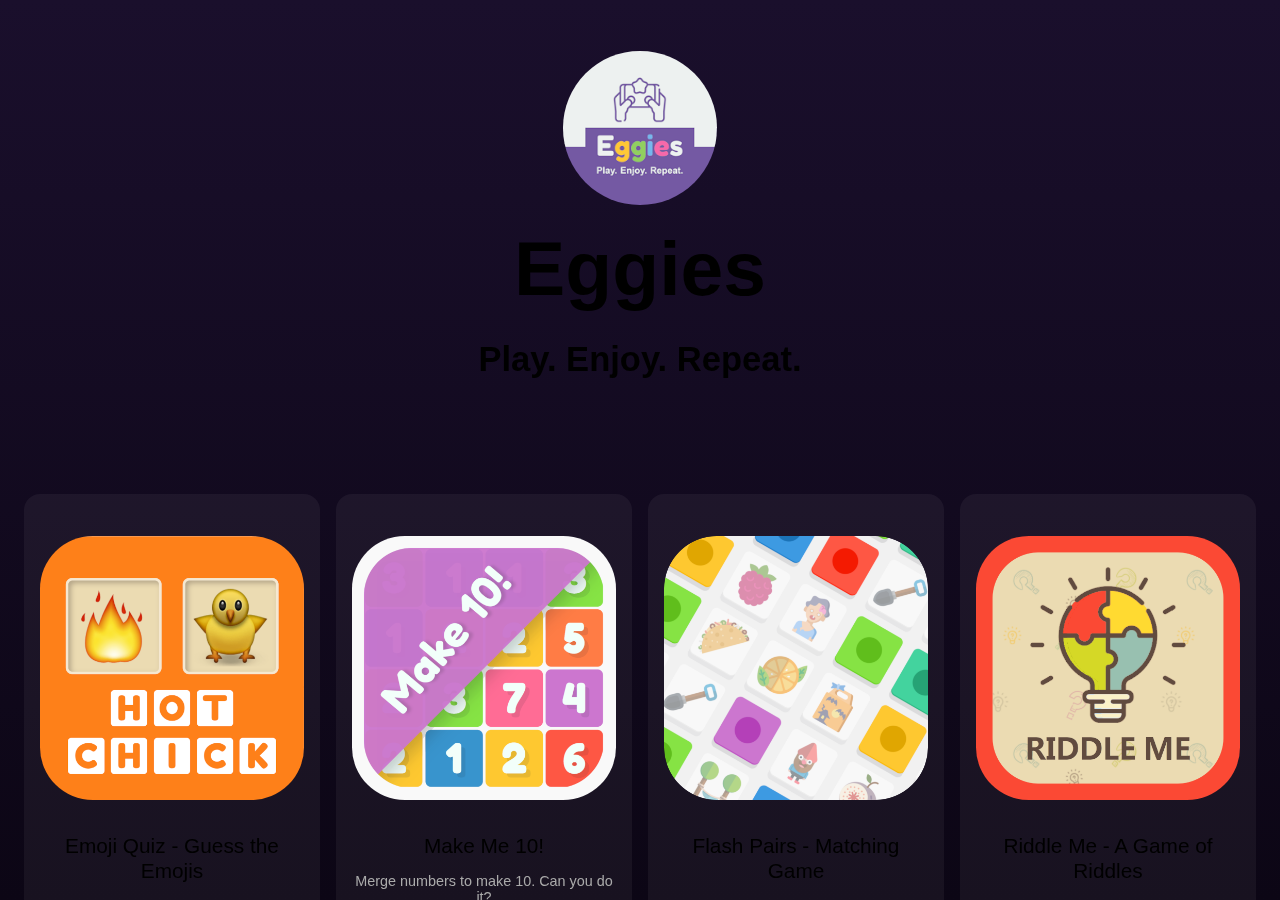
<file: index.html>
<!DOCTYPE html>
<html lang="en" data-beasties-container>

<head>
  <meta charset="utf-8">
  <title>Eggies For Android</title>

  <base href="/">

  <meta name="color-scheme" content="light dark">
  <meta name="viewport" content="viewport-fit=cover, width=device-width, initial-scale=1.0, minimum-scale=1.0, maximum-scale=1.0, user-scalable=no">
  <meta name="format-detection" content="telephone=no">
  <meta name="msapplication-tap-highlight" content="no">

  <link rel="icon" type="image/png" href="assets/icon/favicon.png">

  <!-- add to homescreen for ios -->
  <meta name="mobile-web-app-capable" content="yes">
  <meta name="apple-mobile-web-app-status-bar-style" content="black">
<style>:root{--ion-color-primary:#0054e9;--ion-color-primary-rgb:0, 84, 233;--ion-color-primary-contrast:#fff;--ion-color-primary-contrast-rgb:255, 255, 255;--ion-color-primary-shade:#004acd;--ion-color-primary-tint:#1a65eb;--ion-color-secondary:#0163aa;--ion-color-secondary-rgb:1, 99, 170;--ion-color-secondary-contrast:#fff;--ion-color-secondary-contrast-rgb:255, 255, 255;--ion-color-secondary-shade:#015796;--ion-color-secondary-tint:#1a73b3;--ion-color-tertiary:#6030ff;--ion-color-tertiary-rgb:96, 48, 255;--ion-color-tertiary-contrast:#fff;--ion-color-tertiary-contrast-rgb:255, 255, 255;--ion-color-tertiary-shade:#542ae0;--ion-color-tertiary-tint:#7045ff;--ion-color-success:#2dd55b;--ion-color-success-rgb:45, 213, 91;--ion-color-success-contrast:#000;--ion-color-success-contrast-rgb:0, 0, 0;--ion-color-success-shade:#28bb50;--ion-color-success-tint:#42d96b;--ion-color-warning:#ffc409;--ion-color-warning-rgb:255, 196, 9;--ion-color-warning-contrast:#000;--ion-color-warning-contrast-rgb:0, 0, 0;--ion-color-warning-shade:#e0ac08;--ion-color-warning-tint:#ffca22;--ion-color-danger:#c5000f;--ion-color-danger-rgb:197, 0, 15;--ion-color-danger-contrast:#fff;--ion-color-danger-contrast-rgb:255, 255, 255;--ion-color-danger-shade:#ad000d;--ion-color-danger-tint:#cb1a27;--ion-color-light:#f4f5f8;--ion-color-light-rgb:244, 245, 248;--ion-color-light-contrast:#000;--ion-color-light-contrast-rgb:0, 0, 0;--ion-color-light-shade:#d7d8da;--ion-color-light-tint:#f5f6f9;--ion-color-medium:#636469;--ion-color-medium-rgb:99, 100, 105;--ion-color-medium-contrast:#fff;--ion-color-medium-contrast-rgb:255, 255, 255;--ion-color-medium-shade:#57585c;--ion-color-medium-tint:#737478;--ion-color-dark:#222428;--ion-color-dark-rgb:34, 36, 40;--ion-color-dark-contrast:#fff;--ion-color-dark-contrast-rgb:255, 255, 255;--ion-color-dark-shade:#1e2023;--ion-color-dark-tint:#383a3e}html{--ion-dynamic-font:-apple-system-body;--ion-font-family:var(--ion-default-font)}body{background:var(--ion-background-color);color:var(--ion-text-color)}@supports (padding-top: 20px){html{--ion-safe-area-top:var(--ion-statusbar-padding)}}@supports (padding-top: env(safe-area-inset-top)){html{--ion-safe-area-top:env(safe-area-inset-top);--ion-safe-area-bottom:env(safe-area-inset-bottom);--ion-safe-area-left:env(safe-area-inset-left);--ion-safe-area-right:env(safe-area-inset-right)}}*{box-sizing:border-box;-webkit-tap-highlight-color:rgba(0,0,0,0);-webkit-tap-highlight-color:transparent;-webkit-touch-callout:none}html{width:100%;height:100%;-webkit-text-size-adjust:100%;text-size-adjust:100%}body{-moz-osx-font-smoothing:grayscale;-webkit-font-smoothing:antialiased;margin:0;padding:0;position:fixed;width:100%;max-width:100%;height:100%;max-height:100%;transform:translateZ(0);text-rendering:optimizeLegibility;overflow:hidden;touch-action:manipulation;-webkit-user-drag:none;-ms-content-zooming:none;word-wrap:break-word;overscroll-behavior-y:none;-webkit-text-size-adjust:none;text-size-adjust:none}html{font-family:var(--ion-font-family)}@supports (-webkit-touch-callout: none){html{font:var(--ion-dynamic-font, 16px var(--ion-font-family))}}@media (prefers-color-scheme: dark){:root{--ion-color-primary:#4d8dff;--ion-color-primary-rgb:77, 141, 255;--ion-color-primary-contrast:#000;--ion-color-primary-contrast-rgb:0, 0, 0;--ion-color-primary-shade:#447ce0;--ion-color-primary-tint:#5f98ff;--ion-color-secondary:#46b1ff;--ion-color-secondary-rgb:70, 177, 255;--ion-color-secondary-contrast:#000;--ion-color-secondary-contrast-rgb:0, 0, 0;--ion-color-secondary-shade:#3e9ce0;--ion-color-secondary-tint:#59b9ff;--ion-color-tertiary:#8482fb;--ion-color-tertiary-rgb:132, 130, 251;--ion-color-tertiary-contrast:#000;--ion-color-tertiary-contrast-rgb:0, 0, 0;--ion-color-tertiary-shade:#7472dd;--ion-color-tertiary-tint:#908ffb;--ion-color-success:#2dd55b;--ion-color-success-rgb:45, 213, 91;--ion-color-success-contrast:#000;--ion-color-success-contrast-rgb:0, 0, 0;--ion-color-success-shade:#28bb50;--ion-color-success-tint:#42d96b;--ion-color-warning:#ffce31;--ion-color-warning-rgb:255, 206, 49;--ion-color-warning-contrast:#000;--ion-color-warning-contrast-rgb:0, 0, 0;--ion-color-warning-shade:#e0b52b;--ion-color-warning-tint:#ffd346;--ion-color-danger:#f24c58;--ion-color-danger-rgb:242, 76, 88;--ion-color-danger-contrast:#000;--ion-color-danger-contrast-rgb:0, 0, 0;--ion-color-danger-shade:#d5434d;--ion-color-danger-tint:#f35e69;--ion-color-light:#222428;--ion-color-light-rgb:34, 36, 40;--ion-color-light-contrast:#fff;--ion-color-light-contrast-rgb:255, 255, 255;--ion-color-light-shade:#1e2023;--ion-color-light-tint:#383a3e;--ion-color-medium:#989aa2;--ion-color-medium-rgb:152, 154, 162;--ion-color-medium-contrast:#000;--ion-color-medium-contrast-rgb:0, 0, 0;--ion-color-medium-shade:#86888f;--ion-color-medium-tint:#a2a4ab;--ion-color-dark:#f4f5f8;--ion-color-dark-rgb:244, 245, 248;--ion-color-dark-contrast:#000;--ion-color-dark-contrast-rgb:0, 0, 0;--ion-color-dark-shade:#d7d8da;--ion-color-dark-tint:#f5f6f9}}</style><link rel="stylesheet" href="styles.2c0b20e85fb2721c.css" media="print" onload="this.media='all'"><noscript><link rel="stylesheet" href="styles.2c0b20e85fb2721c.css"></noscript></head>

<body>
  <app-root></app-root>
<script src="runtime.a7f38053313d6635.js" type="module"></script><script src="polyfills.c1d7d33ea838c63e.js" type="module"></script><script src="main.55f6dc99130e4372.js" type="module"></script></body>

</html>
</file>
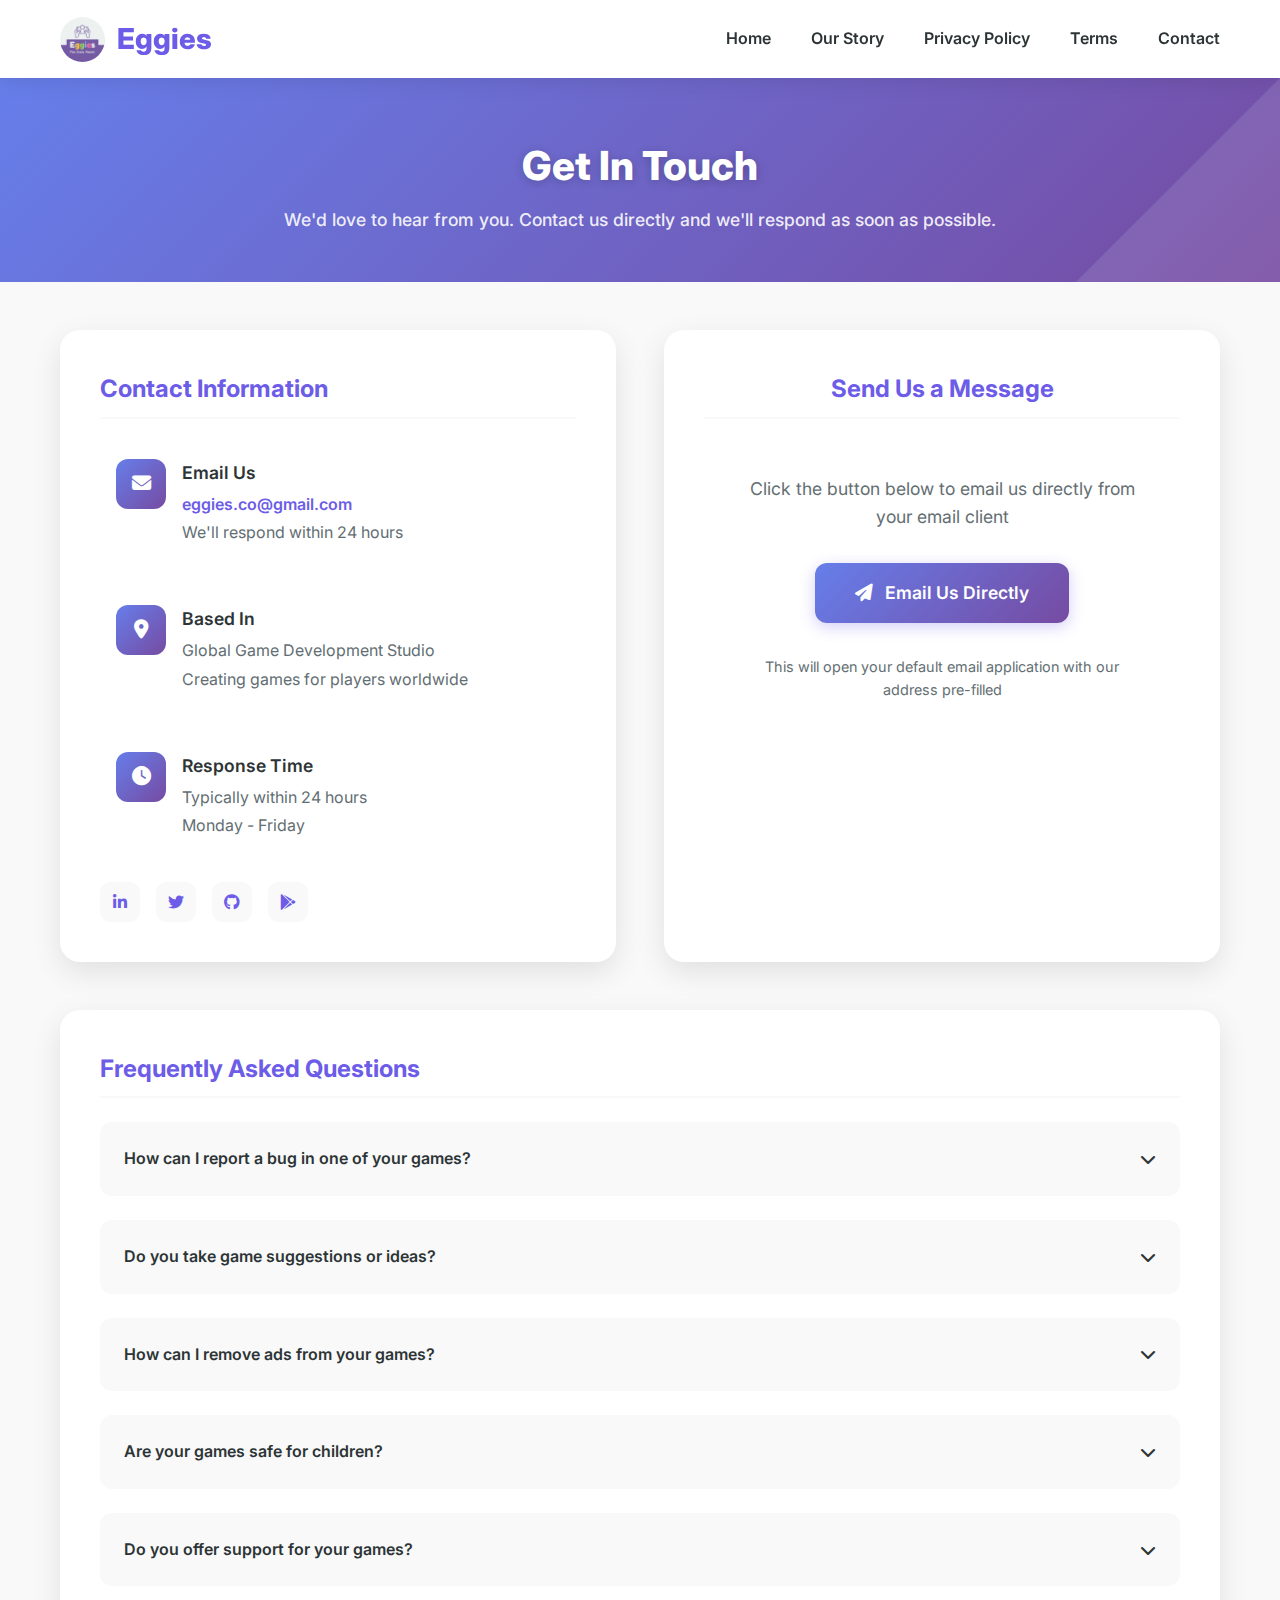
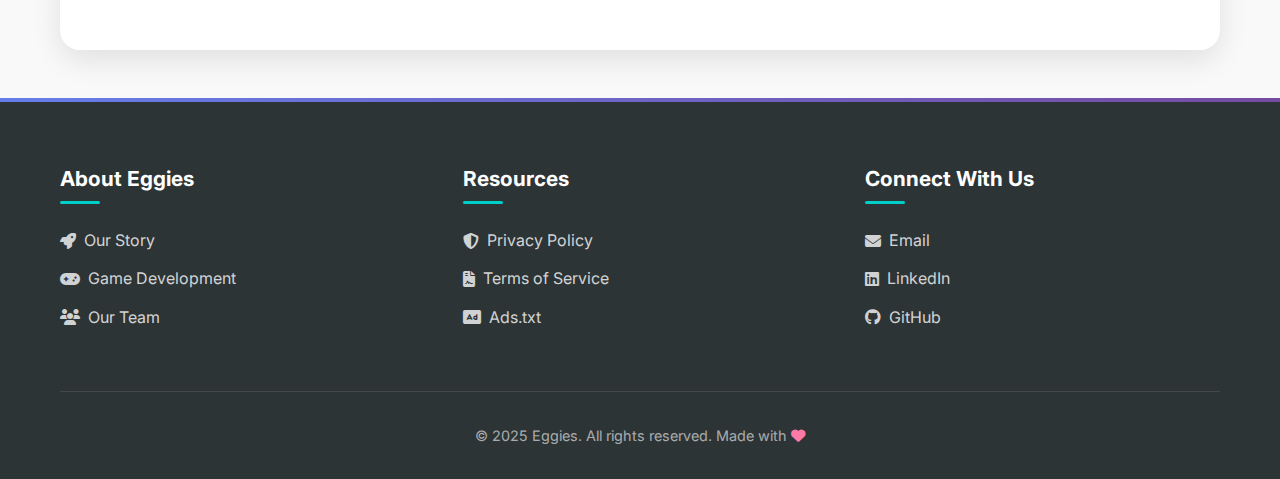
<file: contact.html>
<!DOCTYPE html>
<html lang="en">
<head>
    <meta charset="UTF-8">
    <meta name="viewport" content="width=device-width, initial-scale=1.0">
    <title>Contact Us - Eggies</title>
    <link rel="stylesheet" href="styles.css">
    <link rel="stylesheet" href="https://cdnjs.cloudflare.com/ajax/libs/font-awesome/6.4.0/css/all.min.css">
    <link href="https://fonts.googleapis.com/css2?family=Inter:wght@400;500;600;700;800&display=swap" rel="stylesheet">
    <style>
        /* Additional styles specific to the contact page */
        .contact-hero {
            padding: 4rem 0 2rem;
            background: var(--bg-gradient);
            position: relative;
            overflow: hidden;
        }

        .contact-hero::before {
            content: '';
            position: absolute;
            top: 0;
            left: 0;
            right: 0;
            bottom: 0;
            background: url('data:image/svg+xml,<svg xmlns="http://www.w3.org/2000/svg" viewBox="0 0 1000 1000" opacity="0.1"><polygon fill="white" points="0,1000 1000,0 1000,1000"/></svg>');
            background-size: cover;
        }

        .contact-hero-content {
            position: relative;
            z-index: 2;
            text-align: center;
            max-width: 800px;
            margin: 0 auto;
        }

        .contact-hero h1 {
            font-size: 2.5rem;
            font-weight: 800;
            margin-bottom: 1rem;
            color: white;
            line-height: 1.2;
            text-shadow: 0 2px 10px rgba(0, 0, 0, 0.2);
        }

        .contact-hero p {
            font-size: 1.1rem;
            color: rgba(255, 255, 255, 0.9);
            margin-bottom: 1rem;
            font-weight: 500;
        }

        .contact-content {
            padding: 3rem 0;
            background-color: var(--bg-light);
        }

        .contact-container {
            max-width: 1200px;
            margin: 0 auto;
            display: grid;
            grid-template-columns: 1fr 1fr;
            gap: 3rem;
        }

        .contact-info {
            background: white;
            border-radius: 20px;
            padding: 2.5rem;
            box-shadow: var(--card-shadow);
            height: fit-content;
        }

        .contact-form {
            background: white;
            border-radius: 20px;
            padding: 2.5rem;
            box-shadow: var(--card-shadow);
            text-align: center;
        }

        .contact-section h2 {
            font-size: 1.5rem;
            font-weight: 700;
            color: var(--primary-color);
            margin-bottom: 1.5rem;
            padding-bottom: 0.5rem;
            border-bottom: 2px solid var(--bg-light);
        }

        .contact-item {
            display: flex;
            align-items: flex-start;
            margin-bottom: 1.5rem;
            padding: 1rem;
            border-radius: 12px;
            transition: var(--transition);
        }

        .contact-item:hover {
            background: var(--bg-light);
            transform: translateX(5px);
        }

        .contact-icon {
            width: 50px;
            height: 50px;
            background: var(--bg-gradient);
            border-radius: 12px;
            display: flex;
            align-items: center;
            justify-content: center;
            margin-right: 1rem;
            flex-shrink: 0;
        }

        .contact-icon i {
            color: white;
            font-size: 1.2rem;
        }

        .contact-details h3 {
            font-size: 1.1rem;
            font-weight: 600;
            color: var(--text-color);
            margin-bottom: 0.3rem;
        }

        .contact-details p {
            color: var(--text-light);
            margin-bottom: 0.2rem;
        }

        .contact-details a {
            color: var(--primary-color);
            text-decoration: none;
            transition: var(--transition);
            font-weight: 600;
        }

        .contact-details a:hover {
            color: var(--primary-dark);
        }

        .social-links {
            display: flex;
            gap: 1rem;
            margin-top: 1rem;
        }

        .social-link {
            width: 40px;
            height: 40px;
            background: var(--bg-light);
            border-radius: 10px;
            display: flex;
            align-items: center;
            justify-content: center;
            color: var(--primary-color);
            text-decoration: none;
            transition: var(--transition);
        }

        .social-link:hover {
            background: var(--primary-color);
            color: white;
            transform: translateY(-3px);
        }

        .mailto-section {
            text-align: center;
            padding: 2rem;
        }

        .mailto-section p {
            color: var(--text-light);
            margin-bottom: 2rem;
            font-size: 1.1rem;
        }

        .mailto-btn {
            background: var(--bg-gradient);
            color: white;
            border: none;
            border-radius: 12px;
            padding: 1rem 2.5rem;
            font-size: 1.1rem;
            font-weight: 600;
            cursor: pointer;
            transition: var(--transition);
            display: inline-flex;
            align-items: center;
            gap: 0.8rem;
            text-decoration: none;
            box-shadow: 0 4px 15px rgba(108, 92, 231, 0.3);
        }

        .mailto-btn:hover {
            transform: translateY(-5px);
            box-shadow: 0 10px 25px rgba(108, 92, 231, 0.4);
        }

        .faq-section {
            margin-top: 3rem;
            background: white;
            border-radius: 20px;
            padding: 2.5rem;
            box-shadow: var(--card-shadow);
        }

        .faq-item {
            margin-bottom: 1.5rem;
            border: 1px solid var(--border-color);
            border-radius: 12px;
            overflow: hidden;
        }

        .faq-question {
            padding: 1.5rem;
            background: var(--bg-light);
            font-weight: 600;
            cursor: pointer;
            display: flex;
            justify-content: space-between;
            align-items: center;
            transition: var(--transition);
        }

        .faq-question:hover {
            background: var(--primary-color);
            color: white;
        }

        .faq-answer {
            padding: 0 1.5rem;
            max-height: 0;
            overflow: hidden;
            transition: var(--transition);
        }

        .faq-item.active .faq-answer {
            padding: 1.5rem;
            max-height: 500px;
        }

        .faq-item.active .faq-question {
            background: var(--primary-color);
            color: white;
        }

        @media (max-width: 768px) {
            .contact-container {
                grid-template-columns: 1fr;
                gap: 2rem;
            }
            
            .contact-hero h1 {
                font-size: 2rem;
            }
            
            .contact-info, .contact-form, .faq-section {
                padding: 2rem;
            }
        }

        @media (max-width: 480px) {
            .contact-hero {
                padding: 3rem 0 1.5rem;
            }
            
            .contact-hero h1 {
                font-size: 1.8rem;
            }
            
            .contact-info, .contact-form, .faq-section {
                padding: 1.5rem;
            }
            
            .contact-item {
                flex-direction: column;
                text-align: center;
            }
            
            .contact-icon {
                margin-right: 0;
                margin-bottom: 0.5rem;
            }
        }
    </style>
</head>
<body>
    <!-- Header -->
    <header>
        <div class="container">
            <nav class="navbar">
                <a href="index.html" class="logo">
                    <img src="images/logo.webp" alt="Eggies Logo">
                    <span>Eggies</span>
                </a>
                <div class="nav-links">
                    <a href="index.html">Home</a>
                    <a href="story.html">Our Story</a>
                    <a href="privacy.html">Privacy Policy</a>
                    <a href="terms.html">Terms</a>
                    <a href="contact.html">Contact</a>
                </div>
                <button class="mobile-menu-btn">
                    <i class="fas fa-bars"></i>
                </button>
            </nav>
        </div>
    </header>

    <!-- Contact Hero Section -->
    <section class="contact-hero">
        <div class="container">
            <div class="contact-hero-content">
                <h1>Get In Touch</h1>
                <p>We'd love to hear from you. Contact us directly and we'll respond as soon as possible.</p>
            </div>
        </div>
    </section>

    <!-- Contact Content -->
    <section class="contact-content">
        <div class="container">
            <div class="contact-container">
                <!-- Contact Information -->
                <div class="contact-info">
                    <div class="contact-section">
                        <h2>Contact Information</h2>
                        
                        <div class="contact-item">
                            <div class="contact-icon">
                                <i class="fas fa-envelope"></i>
                            </div>
                            <div class="contact-details">
                                <h3>Email Us</h3>
                                <p><a href="mailto:eggies.co@gmail.com">eggies.co@gmail.com</a></p>
                                <p>We'll respond within 24 hours</p>
                            </div>
                        </div>
                        
                        <div class="contact-item">
                            <div class="contact-icon">
                                <i class="fas fa-map-marker-alt"></i>
                            </div>
                            <div class="contact-details">
                                <h3>Based In</h3>
                                <p>Global Game Development Studio</p>
                                <p>Creating games for players worldwide</p>
                            </div>
                        </div>
                        
                        <div class="contact-item">
                            <div class="contact-icon">
                                <i class="fas fa-clock"></i>
                            </div>
                            <div class="contact-details">
                                <h3>Response Time</h3>
                                <p>Typically within 24 hours</p>
                                <p>Monday - Friday</p>
                            </div>
                        </div>
                        
                        <div class="social-links">
                            <a href="#" class="social-link">
                                <i class="fab fa-linkedin-in"></i>
                            </a>
                            <a href="#" class="social-link">
                                <i class="fab fa-twitter"></i>
                            </a>
                            <a href="#" class="social-link">
                                <i class="fab fa-github"></i>
                            </a>
                            <a href="https://play.google.com/store/apps/dev?id=8085959976691816859" class="social-link">
                                <i class="fab fa-google-play"></i>
                            </a>
                        </div>
                    </div>
                </div>

                <!-- Contact Form - Now using Mailto -->
                <div class="contact-form">
                    <div class="contact-section">
                        <h2>Send Us a Message</h2>
                        <div class="mailto-section">
                            <p>Click the button below to email us directly from your email client</p>
                            <a href="mailto:eggies.co@gmail.com?subject=Contact%20from%20Eggies%20Website&body=Hello%20Eggies%20Team,%0D%0A%0D%0AI%20would%20like%20to%20get%20in%20touch%20with%20you." 
                               class="mailto-btn">
                                <i class="fas fa-paper-plane"></i> Email Us Directly
                            </a>
                            <p style="margin-top: 2rem; font-size: 0.9rem; color: var(--text-light);">
                                This will open your default email application with our address pre-filled
                            </p>
                        </div>
                    </div>
                </div>
            </div>

            <!-- FAQ Section -->
            <div class="faq-section">
                <div class="contact-section">
                    <h2>Frequently Asked Questions</h2>
                    
                    <div class="faq-item">
                        <div class="faq-question">
                            <span>How can I report a bug in one of your games?</span>
                            <i class="fas fa-chevron-down"></i>
                        </div>
                        <div class="faq-answer">
                            <p>Please email us at <a href="mailto:eggies.co@gmail.com">eggies.co@gmail.com</a> to report any bugs you encounter. Include the game name, device type, and a detailed description of the issue. Screenshots or screen recordings are very helpful!</p>
                        </div>
                    </div>
                    
                    <div class="faq-item">
                        <div class="faq-question">
                            <span>Do you take game suggestions or ideas?</span>
                            <i class="fas fa-chevron-down"></i>
                        </div>
                        <div class="faq-answer">
                            <p>We love hearing creative ideas from our community! While we can't implement every suggestion, we do review all submissions and some of our best games have been inspired by player feedback. Email us your ideas!</p>
                        </div>
                    </div>
                    
                    <div class="faq-item">
                        <div class="faq-question">
                            <span>How can I remove ads from your games?</span>
                            <i class="fas fa-chevron-down"></i>
                        </div>
                        <div class="faq-answer">
                            <p>Many of our games offer an option to remove ads through a one-time purchase. Look for the "Remove Ads" option in the game's settings or store menu. This supports our continued development of free games.</p>
                        </div>
                    </div>
                    
                    <div class="faq-item">
                        <div class="faq-question">
                            <span>Are your games safe for children?</span>
                            <i class="fas fa-chevron-down"></i>
                        </div>
                        <div class="faq-answer">
                            <p>Yes! We design our games to be family-friendly and appropriate for all ages. We follow strict content guidelines and comply with COPPA regulations to ensure a safe gaming experience for younger players.</p>
                        </div>
                    </div>

                    <div class="faq-item">
                        <div class="faq-question">
                            <span>Do you offer support for your games?</span>
                            <i class="fas fa-chevron-down"></i>
                        </div>
                        <div class="faq-answer">
                            <p>Yes, we provide support for all our games. If you're experiencing issues or have questions, please email us at <a href="mailto:eggies.co@gmail.com">eggies.co@gmail.com</a> and we'll be happy to help!</p>
                        </div>
                    </div>
                </div>
            </div>
        </div>
    </section>

    <!-- Footer -->
    <footer>
        <div class="container">
            <div class="footer-content">
                <div class="footer-column">
                    <h3>About Eggies</h3>
                    <ul class="footer-links">
                        <li><a href="story.html"><i class="fas fa-rocket"></i> Our Story</a></li>
                        <li><a href="index.html"><i class="fas fa-gamepad"></i> Game Development</a></li>
                        <li><a href="index.html"><i class="fas fa-users"></i> Our Team</a></li>
                    </ul>
                </div>
                <div class="footer-column">
                    <h3>Resources</h3>
                    <ul class="footer-links">
                        <li><a href="privacy.html"><i class="fas fa-shield-alt"></i> Privacy Policy</a></li>
                        <li><a href="terms.html"><i class="fas fa-file-contract"></i> Terms of Service</a></li>
                        <li><a href="app-ads.txt"><i class="fas fa-ad"></i> Ads.txt</a></li>
                    </ul>
                </div>
                <div class="footer-column">
                    <h3>Connect With Us</h3>
                    <ul class="footer-links">
                        <li><a href="mailto:eggies.co@gmail.com"><i class="fas fa-envelope"></i> Email</a></li>
                        <li><a href="#"><i class="fab fa-linkedin"></i> LinkedIn</a></li>
                        <li><a href="#"><i class="fab fa-github"></i> GitHub</a></li>
                    </ul>
                </div>
            </div>
            <div class="copyright">
                <p>&copy; 2025 Eggies. All rights reserved. Made with <i class="fas fa-heart" style="color: var(--secondary-color);"></i></p>
            </div>
        </div>
        <div style="display: none;">
            <h1>Eggies Mobile Games</h1>
            <p>Educational games, puzzle games, brain teasers, math games, word games, trivia games</p>
        </div>
    </footer>

    <script>
        // Mobile menu functionality
        document.addEventListener('DOMContentLoaded', function() {
            const mobileMenuBtn = document.querySelector('.mobile-menu-btn');
            const navLinks = document.querySelector('.nav-links');
            
            if (mobileMenuBtn && navLinks) {
                mobileMenuBtn.addEventListener('click', function() {
                    const isVisible = navLinks.style.display === 'flex';
                    navLinks.style.display = isVisible ? 'none' : 'flex';
                    
                    // Add responsive styles for mobile menu
                    if (!isVisible) {
                        navLinks.style.flexDirection = 'column';
                        navLinks.style.position = 'absolute';
                        navLinks.style.top = '100%';
                        navLinks.style.left = '0';
                        navLinks.style.right = '0';
                        navLinks.style.backgroundColor = 'var(--bg-color)';
                        navLinks.style.padding = '1rem';
                        navLinks.style.boxShadow = '0 4px 6px -1px rgba(0, 0, 0, 0.1)';
                    }
                });
                
                // Close mobile menu when clicking outside
                document.addEventListener('click', function(event) {
                    if (!event.target.closest('.navbar') && window.innerWidth <= 768) {
                        navLinks.style.display = 'none';
                    }
                });
            }
            
            // Handle window resize
            window.addEventListener('resize', function() {
                if (window.innerWidth > 768) {
                    navLinks.style.display = 'flex';
                    navLinks.style.flexDirection = 'row';
                    navLinks.style.position = 'static';
                    navLinks.style.backgroundColor = 'transparent';
                    navLinks.style.padding = '0';
                    navLinks.style.boxShadow = 'none';
                } else {
                    navLinks.style.display = 'none';
                }
            });

            // FAQ Accordion functionality
            const faqItems = document.querySelectorAll('.faq-item');
            
            faqItems.forEach(item => {
                const question = item.querySelector('.faq-question');
                
                question.addEventListener('click', () => {
                    // Close all other items
                    faqItems.forEach(otherItem => {
                        if (otherItem !== item) {
                            otherItem.classList.remove('active');
                        }
                    });
                    
                    // Toggle current item
                    item.classList.toggle('active');
                });
            });
        });
    </script>
</body>
</html>
</file>
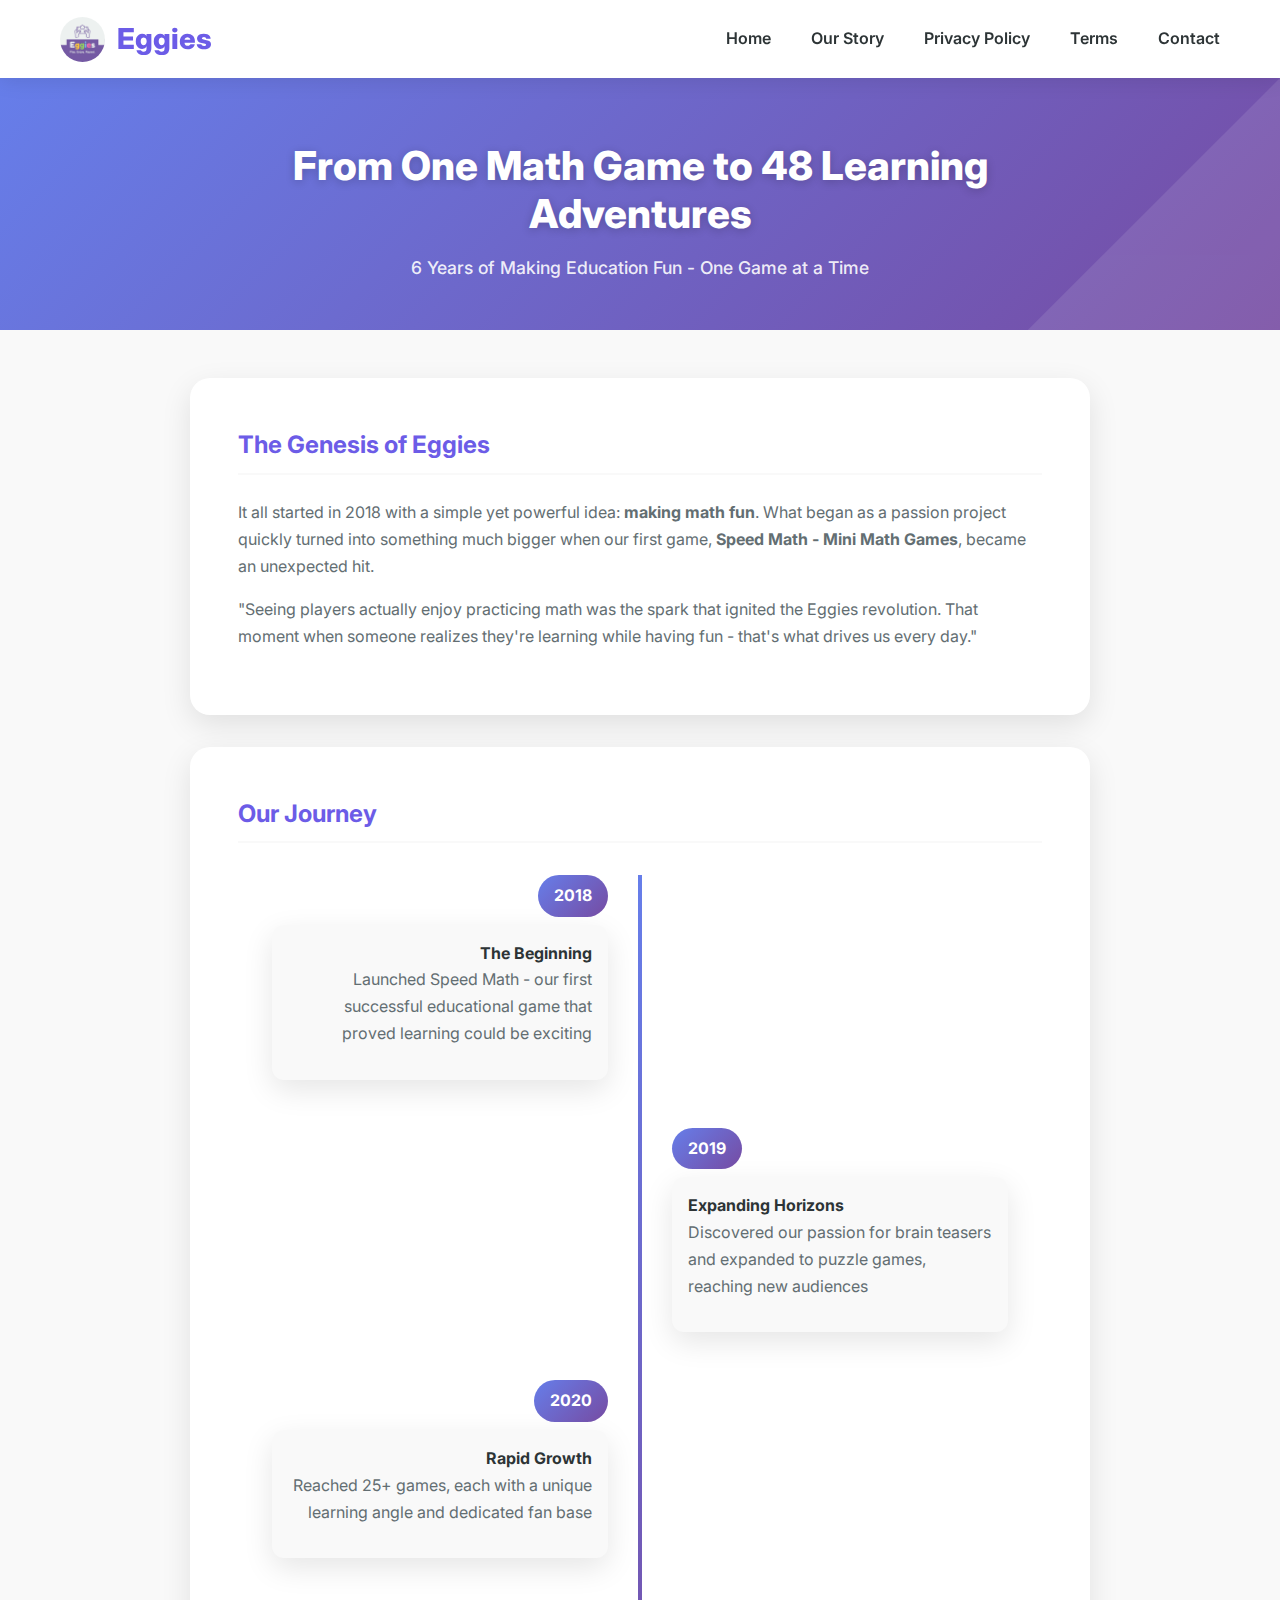
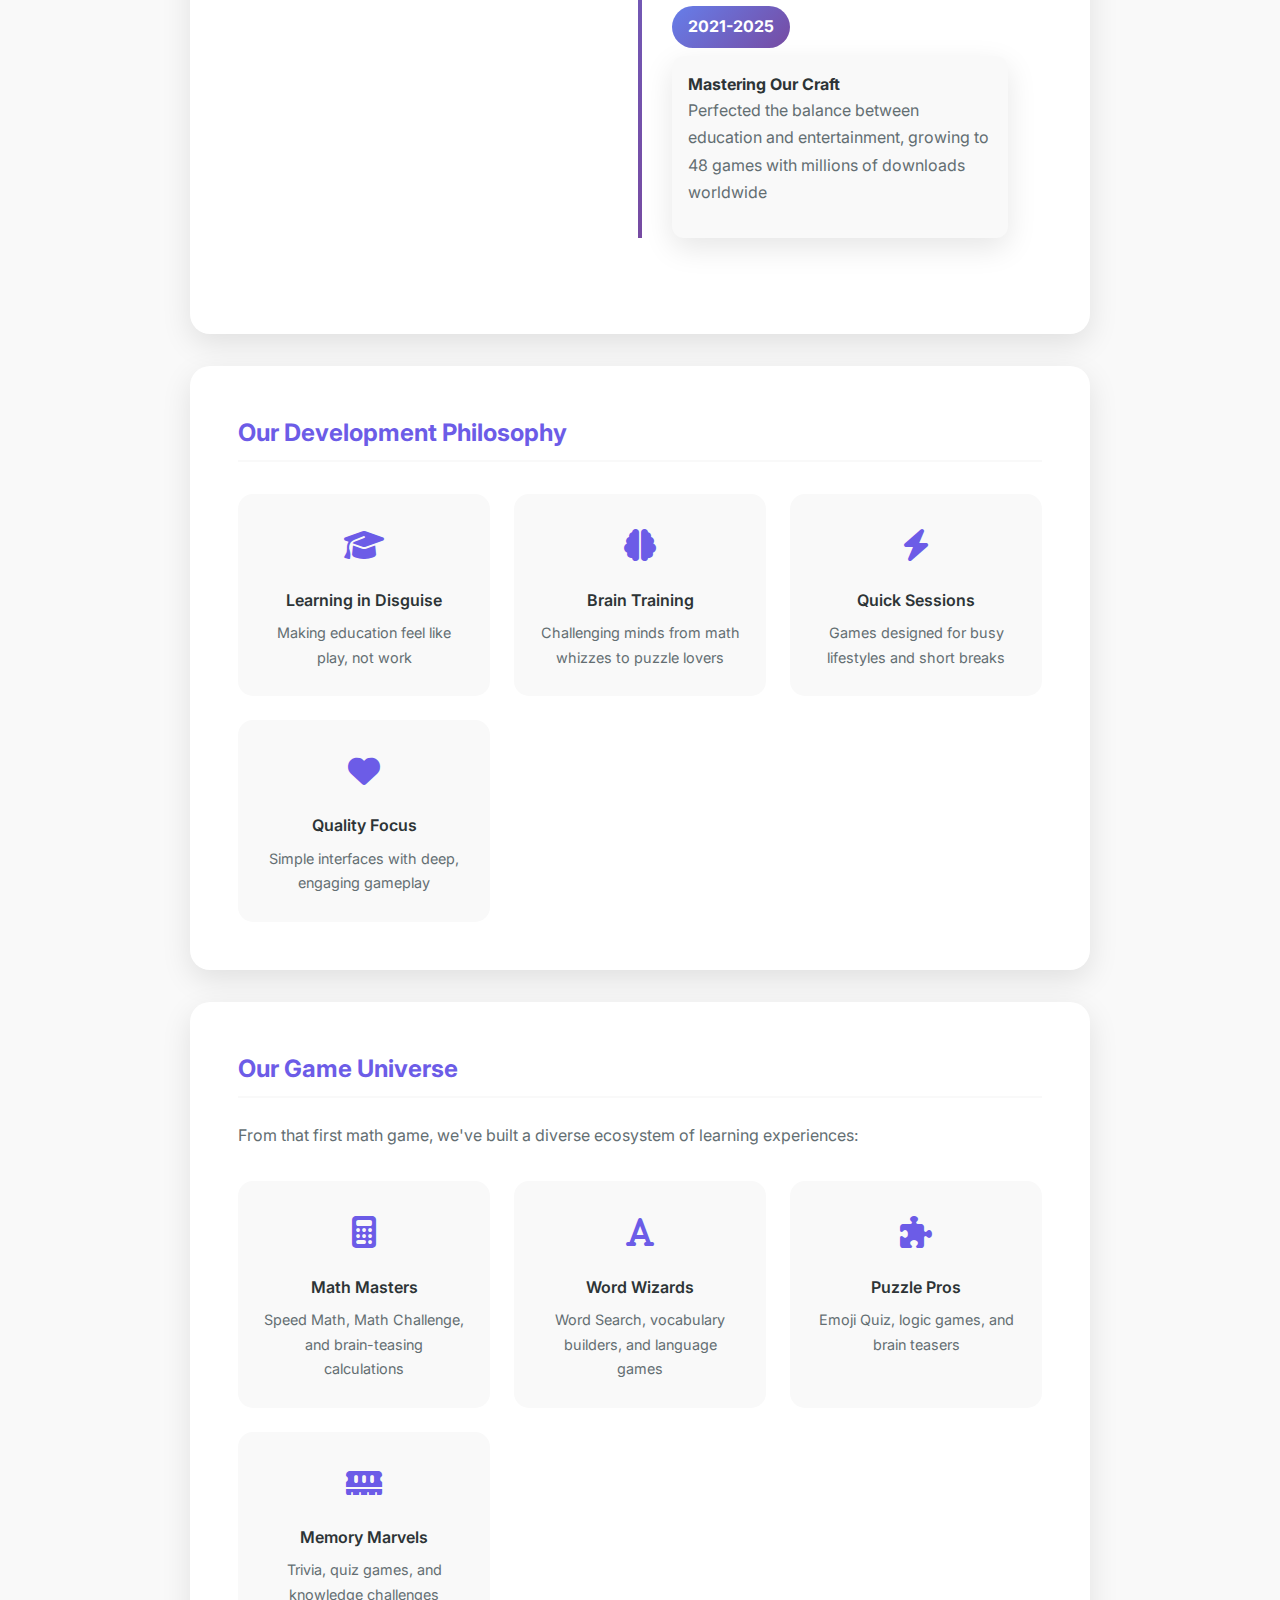
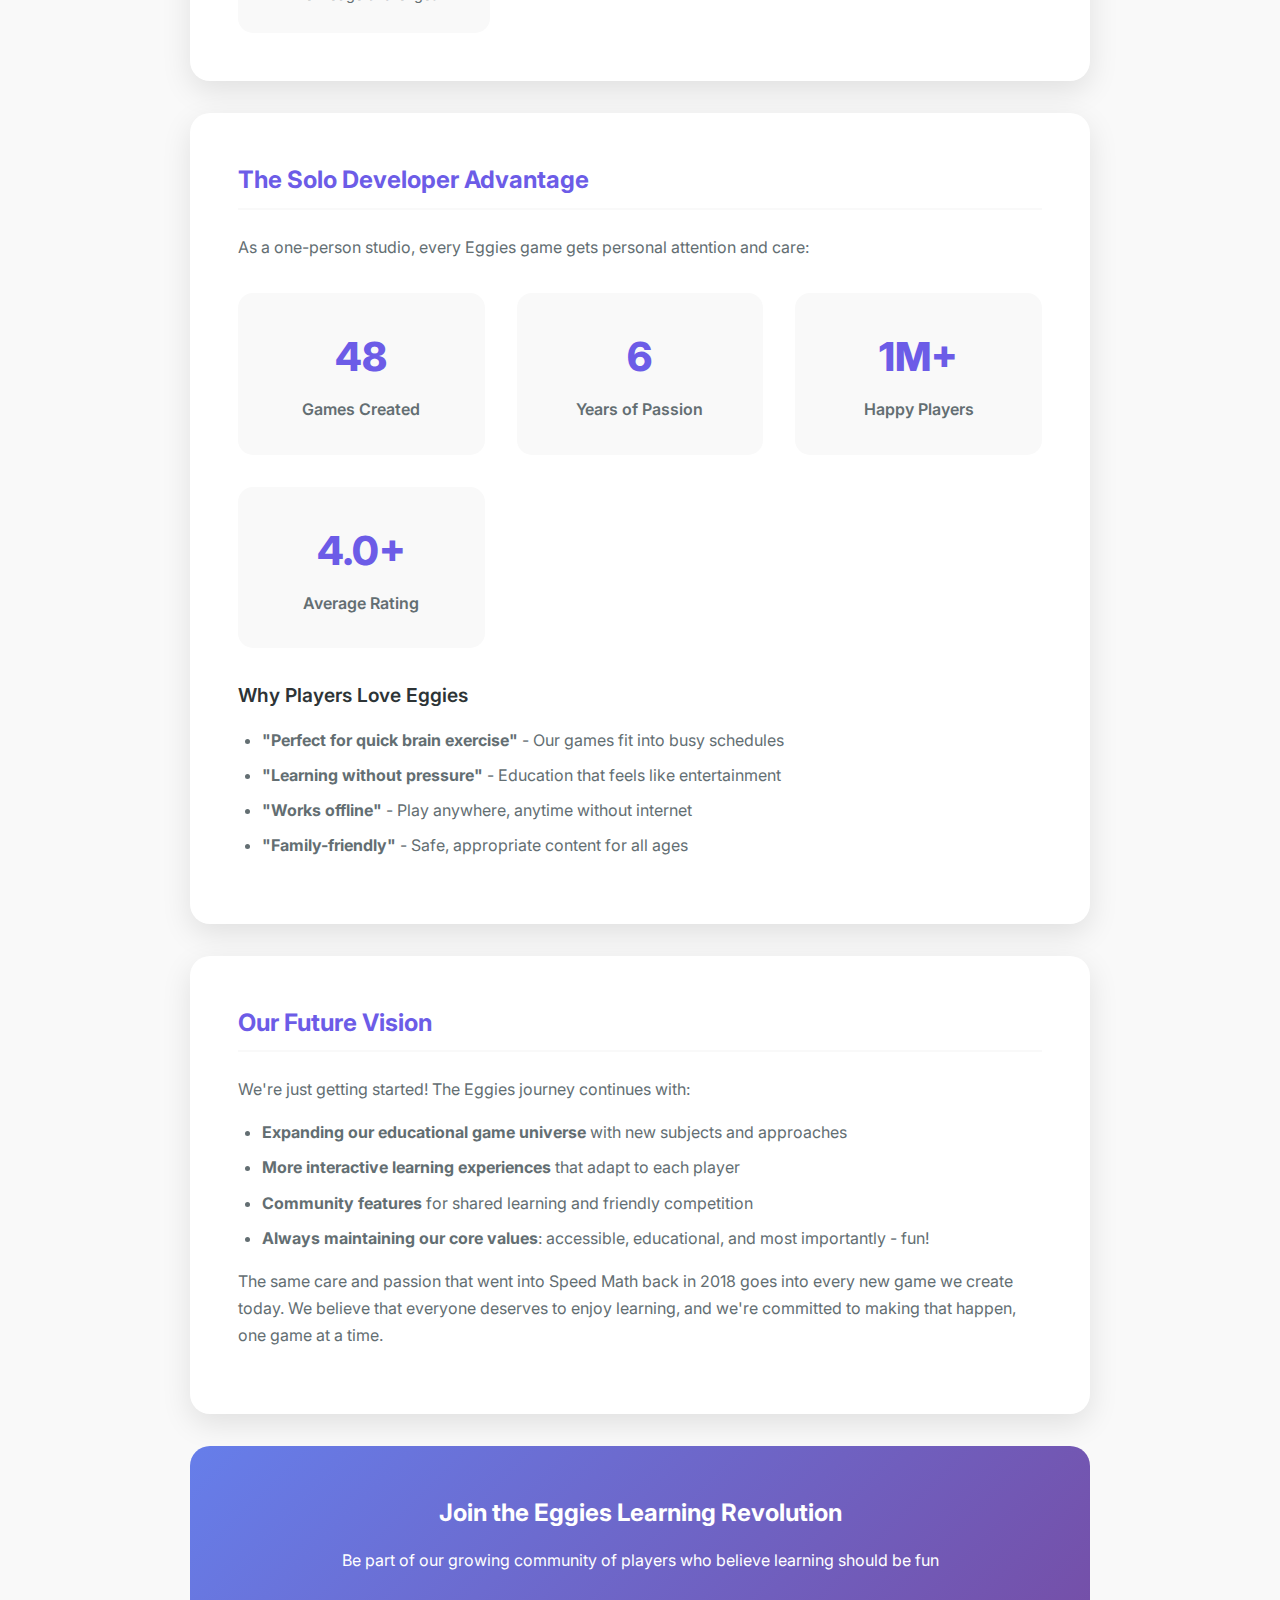
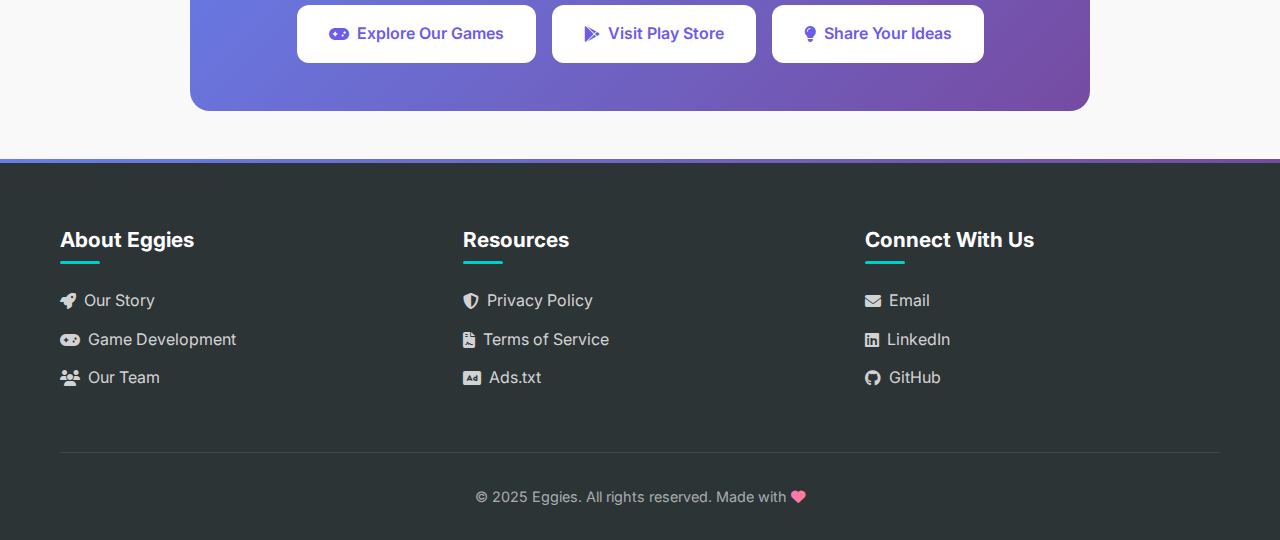
<file: story.html>
<!DOCTYPE html>
<html lang="en">
<head>
    <meta charset="UTF-8">
    <meta name="viewport" content="width=device-width, initial-scale=1.0">
    <title>Our Story - Eggies</title>
    <link rel="stylesheet" href="styles.css">
    <link rel="stylesheet" href="https://cdnjs.cloudflare.com/ajax/libs/font-awesome/6.4.0/css/all.min.css">
    <link href="https://fonts.googleapis.com/css2?family=Inter:wght@400;500;600;700;800&display=swap" rel="stylesheet">
    <style>
        /* Additional styles specific to the story page */
        .story-hero {
            padding: 4rem 0 2rem;
            background: var(--bg-gradient);
            position: relative;
            overflow: hidden;
        }

        .story-hero::before {
            content: '';
            position: absolute;
            top: 0;
            left: 0;
            right: 0;
            bottom: 0;
            background: url('data:image/svg+xml,<svg xmlns="http://www.w3.org/2000/svg" viewBox="0 0 1000 1000" opacity="0.1"><polygon fill="white" points="0,1000 1000,0 1000,1000"/></svg>');
            background-size: cover;
        }

        .story-hero-content {
            position: relative;
            z-index: 2;
            text-align: center;
            max-width: 800px;
            margin: 0 auto;
        }

        .story-hero h1 {
            font-size: 2.5rem;
            font-weight: 800;
            margin-bottom: 1rem;
            color: white;
            line-height: 1.2;
            text-shadow: 0 2px 10px rgba(0, 0, 0, 0.2);
        }

        .story-hero p {
            font-size: 1.1rem;
            color: rgba(255, 255, 255, 0.9);
            margin-bottom: 1rem;
            font-weight: 500;
        }

        .story-content {
            padding: 3rem 0;
            background-color: var(--bg-light);
        }

        .story-container {
            max-width: 900px;
            margin: 0 auto;
        }

        .story-section {
            background: white;
            border-radius: 20px;
            padding: 3rem;
            margin-bottom: 2rem;
            box-shadow: var(--card-shadow);
        }

        .story-section h2 {
            font-size: 1.5rem;
            font-weight: 700;
            color: var(--primary-color);
            margin-bottom: 1.5rem;
            padding-bottom: 0.5rem;
            border-bottom: 2px solid var(--bg-light);
        }

        .story-section h3 {
            font-size: 1.2rem;
            font-weight: 600;
            color: var(--text-color);
            margin: 1.5rem 0 0.8rem;
        }

        .story-section p {
            color: var(--text-light);
            line-height: 1.7;
            margin-bottom: 1rem;
        }

        .story-section ul {
            margin: 1rem 0;
            padding-left: 1.5rem;
        }

        .story-section li {
            color: var(--text-light);
            line-height: 1.7;
            margin-bottom: 0.5rem;
        }

        /* Timeline Styles */
        .timeline {
            position: relative;
            max-width: 800px;
            margin: 2rem auto;
        }

        .timeline::before {
            content: '';
            position: absolute;
            left: 50%;
            top: 0;
            bottom: 0;
            width: 4px;
            background: var(--bg-gradient);
            transform: translateX(-50%);
        }

        .timeline-item {
            position: relative;
            margin-bottom: 3rem;
            width: 50%;
            padding: 0 2rem;
        }

        .timeline-item:nth-child(odd) {
            left: 0;
            text-align: right;
        }

        .timeline-item:nth-child(even) {
            left: 50%;
        }

        .timeline-year {
            background: var(--bg-gradient);
            color: white;
            padding: 0.5rem 1rem;
            border-radius: 25px;
            font-weight: 700;
            display: inline-block;
            margin-bottom: 0.5rem;
        }

        .timeline-content {
            background: var(--bg-light);
            padding: 1rem;
            border-radius: 12px;
            box-shadow: var(--card-shadow);
        }

        /* Game Categories */
        .categories-grid {
            display: grid;
            grid-template-columns: repeat(auto-fit, minmax(250px, 1fr));
            gap: 1.5rem;
            margin-top: 2rem;
        }

        .category-card {
            background: var(--bg-light);
            padding: 1.5rem;
            border-radius: 15px;
            text-align: center;
            transition: var(--transition);
            border: 2px solid transparent;
        }

        .category-card:hover {
            transform: translateY(-5px);
            border-color: var(--primary-color);
            box-shadow: var(--hover-shadow);
        }

        .category-icon {
            font-size: 2rem;
            color: var(--primary-color);
            margin-bottom: 1rem;
        }

        .category-card h4 {
            font-weight: 600;
            margin-bottom: 0.5rem;
            color: var(--text-color);
        }

        .category-card p {
            font-size: 0.9rem;
            color: var(--text-light);
            margin: 0;
        }

        /* Stats Section */
        .stats-grid {
            display: grid;
            grid-template-columns: repeat(auto-fit, minmax(200px, 1fr));
            gap: 2rem;
            margin-top: 2rem;
        }

        .stat-card {
            text-align: center;
            padding: 2rem 1rem;
            background: var(--bg-light);
            border-radius: 15px;
            transition: var(--transition);
        }

        .stat-card:hover {
            transform: translateY(-5px);
            box-shadow: var(--hover-shadow);
        }

        .stat-number {
            font-size: 2.5rem;
            font-weight: 800;
            color: var(--primary-color);
            margin-bottom: 0.5rem;
        }

        .stat-label {
            font-size: 1rem;
            color: var(--text-light);
            font-weight: 600;
        }

        /* CTA Section */
        .cta-section {
            text-align: center;
            padding: 3rem 2rem;
            background: var(--bg-gradient);
            border-radius: 20px;
            color: white;
        }

        .cta-section h2 {
            color: white;
            border-bottom: none;
            margin-bottom: 1rem;
        }

        .cta-buttons {
            display: flex;
            gap: 1rem;
            justify-content: center;
            margin-top: 2rem;
            flex-wrap: wrap;
        }

        .cta-btn {
            background: white;
            color: var(--primary-color);
            padding: 1rem 2rem;
            border-radius: 12px;
            text-decoration: none;
            font-weight: 600;
            transition: var(--transition);
            display: inline-flex;
            align-items: center;
            gap: 0.5rem;
        }

        .cta-btn:hover {
            transform: translateY(-3px);
            box-shadow: 0 10px 25px rgba(0, 0, 0, 0.2);
        }

        @media (max-width: 768px) {
            .timeline::before {
                left: 30px;
            }

            .timeline-item {
                width: 100%;
                padding-left: 70px;
                padding-right: 0;
                text-align: left;
            }

            .timeline-item:nth-child(odd),
            .timeline-item:nth-child(even) {
                left: 0;
            }

            .story-section {
                padding: 2rem;
            }
            
            .story-hero h1 {
                font-size: 2rem;
            }

            .cta-buttons {
                flex-direction: column;
                align-items: center;
            }
        }

        @media (max-width: 480px) {
            .story-hero {
                padding: 3rem 0 1.5rem;
            }
            
            .story-hero h1 {
                font-size: 1.8rem;
            }
            
            .story-section {
                padding: 1.5rem;
            }

            .categories-grid {
                grid-template-columns: 1fr;
            }

            .stats-grid {
                grid-template-columns: 1fr;
            }
        }
    </style>
</head>
<body>
    <!-- Header -->
    <header>
        <div class="container">
            <nav class="navbar">
                <a href="index.html" class="logo">
                    <img src="images/logo.webp" alt="Eggies Logo">
                    <span>Eggies</span>
                </a>
                <div class="nav-links">
                    <a href="index.html">Home</a>
                    <a href="story.html">Our Story</a>
                    <a href="privacy.html">Privacy Policy</a>
                    <a href="terms.html">Terms</a>
                    <a href="contact.html">Contact</a>
                </div>
                <button class="mobile-menu-btn">
                    <i class="fas fa-bars"></i>
                </button>
            </nav>
        </div>
    </header>

    <!-- Story Hero Section -->
    <section class="story-hero">
        <div class="container">
            <div class="story-hero-content">
                <h1>From One Math Game to 48 Learning Adventures</h1>
                <p>6 Years of Making Education Fun - One Game at a Time</p>
            </div>
        </div>
    </section>

    <!-- Story Content -->
    <section class="story-content">
        <div class="container">
            <div class="story-container">
                <!-- The Beginning -->
                <div class="story-section">
                    <h2>The Genesis of Eggies</h2>
                    <p>It all started in 2018 with a simple yet powerful idea: <strong>making math fun</strong>. What began as a passion project quickly turned into something much bigger when our first game, <strong>Speed Math - Mini Math Games</strong>, became an unexpected hit.</p>
                    
                    <p>"Seeing players actually enjoy practicing math was the spark that ignited the Eggies revolution. That moment when someone realizes they're learning while having fun - that's what drives us every day."</p>
                </div>

                <!-- Our Journey Timeline -->
                <div class="story-section">
                    <h2>Our Journey</h2>
                    <div class="timeline">
                        <div class="timeline-item">
                            <div class="timeline-year">2018</div>
                            <div class="timeline-content">
                                <h4>The Beginning</h4>
                                <p>Launched Speed Math - our first successful educational game that proved learning could be exciting</p>
                            </div>
                        </div>
                        <div class="timeline-item">
                            <div class="timeline-year">2019</div>
                            <div class="timeline-content">
                                <h4>Expanding Horizons</h4>
                                <p>Discovered our passion for brain teasers and expanded to puzzle games, reaching new audiences</p>
                            </div>
                        </div>
                        <div class="timeline-item">
                            <div class="timeline-year">2020</div>
                            <div class="timeline-content">
                                <h4>Rapid Growth</h4>
                                <p>Reached 25+ games, each with a unique learning angle and dedicated fan base</p>
                            </div>
                        </div>
                        <div class="timeline-item">
                            <div class="timeline-year">2021-2025</div>
                            <div class="timeline-content">
                                <h4>Mastering Our Craft</h4>
                                <p>Perfected the balance between education and entertainment, growing to 48 games with millions of downloads worldwide</p>
                            </div>
                        </div>
                    </div>
                </div>

                <!-- Our Philosophy -->
                <div class="story-section">
                    <h2>Our Development Philosophy</h2>
                    <div class="categories-grid">
                        <div class="category-card">
                            <div class="category-icon">
                                <i class="fas fa-graduation-cap"></i>
                            </div>
                            <h4>Learning in Disguise</h4>
                            <p>Making education feel like play, not work</p>
                        </div>
                        <div class="category-card">
                            <div class="category-icon">
                                <i class="fas fa-brain"></i>
                            </div>
                            <h4>Brain Training</h4>
                            <p>Challenging minds from math whizzes to puzzle lovers</p>
                        </div>
                        <div class="category-card">
                            <div class="category-icon">
                                <i class="fas fa-bolt"></i>
                            </div>
                            <h4>Quick Sessions</h4>
                            <p>Games designed for busy lifestyles and short breaks</p>
                        </div>
                        <div class="category-card">
                            <div class="category-icon">
                                <i class="fas fa-heart"></i>
                            </div>
                            <h4>Quality Focus</h4>
                            <p>Simple interfaces with deep, engaging gameplay</p>
                        </div>
                    </div>
                </div>

                <!-- Game Categories -->
                <div class="story-section">
                    <h2>Our Game Universe</h2>
                    <p>From that first math game, we've built a diverse ecosystem of learning experiences:</p>
                    
                    <div class="categories-grid">
                        <div class="category-card">
                            <div class="category-icon">
                                <i class="fas fa-calculator"></i>
                            </div>
                            <h4>Math Masters</h4>
                            <p>Speed Math, Math Challenge, and brain-teasing calculations</p>
                        </div>
                        <div class="category-card">
                            <div class="category-icon">
                                <i class="fas fa-font"></i>
                            </div>
                            <h4>Word Wizards</h4>
                            <p>Word Search, vocabulary builders, and language games</p>
                        </div>
                        <div class="category-card">
                            <div class="category-icon">
                                <i class="fas fa-puzzle-piece"></i>
                            </div>
                            <h4>Puzzle Pros</h4>
                            <p>Emoji Quiz, logic games, and brain teasers</p>
                        </div>
                        <div class="category-card">
                            <div class="category-icon">
                                <i class="fas fa-memory"></i>
                            </div>
                            <h4>Memory Marvels</h4>
                            <p>Trivia, quiz games, and knowledge challenges</p>
                        </div>
                    </div>
                </div>

                <!-- The Eggies Difference -->
                <div class="story-section">
                    <h2>The Solo Developer Advantage</h2>
                    <p>As a one-person studio, every Eggies game gets personal attention and care:</p>
                    
                    <div class="stats-grid">
                        <div class="stat-card">
                            <div class="stat-number">48</div>
                            <div class="stat-label">Games Created</div>
                        </div>
                        <div class="stat-card">
                            <div class="stat-number">6</div>
                            <div class="stat-label">Years of Passion</div>
                        </div>
                        <div class="stat-card">
                            <div class="stat-number">1M+</div>
                            <div class="stat-label">Happy Players</div>
                        </div>
                        <div class="stat-card">
                            <div class="stat-number">4.0+</div>
                            <div class="stat-label">Average Rating</div>
                        </div>
                    </div>

                    <h3 style="margin-top: 2rem;">Why Players Love Eggies</h3>
                    <ul>
                        <li><strong>"Perfect for quick brain exercise"</strong> - Our games fit into busy schedules</li>
                        <li><strong>"Learning without pressure"</strong> - Education that feels like entertainment</li>
                        <li><strong>"Works offline"</strong> - Play anywhere, anytime without internet</li>
                        <li><strong>"Family-friendly"</strong> - Safe, appropriate content for all ages</li>
                    </ul>
                </div>

                <!-- Future Vision -->
                <div class="story-section">
                    <h2>Our Future Vision</h2>
                    <p>We're just getting started! The Eggies journey continues with:</p>
                    <ul>
                        <li><strong>Expanding our educational game universe</strong> with new subjects and approaches</li>
                        <li><strong>More interactive learning experiences</strong> that adapt to each player</li>
                        <li><strong>Community features</strong> for shared learning and friendly competition</li>
                        <li><strong>Always maintaining our core values</strong>: accessible, educational, and most importantly - fun!</li>
                    </ul>
                    
                    <p>The same care and passion that went into Speed Math back in 2018 goes into every new game we create today. We believe that everyone deserves to enjoy learning, and we're committed to making that happen, one game at a time.</p>
                </div>

                <!-- CTA Section -->
                <div class="cta-section">
                    <h2>Join the Eggies Learning Revolution</h2>
                    <p>Be part of our growing community of players who believe learning should be fun</p>
                    
                    <div class="cta-buttons">
                        <a href="index.html" class="cta-btn">
                            <i class="fas fa-gamepad"></i> Explore Our Games
                        </a>
                        <a href="https://play.google.com/store/apps/dev?id=8085959976691816859" class="cta-btn" target="_blank">
                            <i class="fab fa-google-play"></i> Visit Play Store
                        </a>
                        <a href="contact.html" class="cta-btn">
                            <i class="fas fa-lightbulb"></i> Share Your Ideas
                        </a>
                    </div>
                </div>
            </div>
        </div>
    </section>

    <!-- Footer -->
    <footer>
        <div class="container">
            <div class="footer-content">
                <div class="footer-column">
                    <h3>About Eggies</h3>
                    <ul class="footer-links">
                        <li><a href="story.html"><i class="fas fa-rocket"></i> Our Story</a></li>
                        <li><a href="index.html"><i class="fas fa-gamepad"></i> Game Development</a></li>
                        <li><a href="index.html"><i class="fas fa-users"></i> Our Team</a></li>
                    </ul>
                </div>
                <div class="footer-column">
                    <h3>Resources</h3>
                    <ul class="footer-links">
                        <li><a href="privacy.html"><i class="fas fa-shield-alt"></i> Privacy Policy</a></li>
                        <li><a href="terms.html"><i class="fas fa-file-contract"></i> Terms of Service</a></li>
                        <li><a href="app-ads.txt"><i class="fas fa-ad"></i> Ads.txt</a></li>
                    </ul>
                </div>
                <div class="footer-column">
                    <h3>Connect With Us</h3>
                    <ul class="footer-links">
                        <li><a href="mailto:eggies.co@gmail.com"><i class="fas fa-envelope"></i> Email</a></li>
                        <li><a href="#"><i class="fab fa-linkedin"></i> LinkedIn</a></li>
                        <li><a href="#"><i class="fab fa-github"></i> GitHub</a></li>
                    </ul>
                </div>
            </div>
            <div class="copyright">
                <p>&copy; 2025 Eggies. All rights reserved. Made with <i class="fas fa-heart" style="color: var(--secondary-color);"></i></p>
            </div>
        </div>
        <div style="display: none;">
            <h1>Eggies Mobile Games</h1>
            <p>Educational games, puzzle games, brain teasers, math games, word games, trivia games</p>
        </div>
    </footer>

    <script>
        // Mobile menu functionality
        document.addEventListener('DOMContentLoaded', function() {
            const mobileMenuBtn = document.querySelector('.mobile-menu-btn');
            const navLinks = document.querySelector('.nav-links');
            
            if (mobileMenuBtn && navLinks) {
                mobileMenuBtn.addEventListener('click', function() {
                    const isVisible = navLinks.style.display === 'flex';
                    navLinks.style.display = isVisible ? 'none' : 'flex';
                    
                    // Add responsive styles for mobile menu
                    if (!isVisible) {
                        navLinks.style.flexDirection = 'column';
                        navLinks.style.position = 'absolute';
                        navLinks.style.top = '100%';
                        navLinks.style.left = '0';
                        navLinks.style.right = '0';
                        navLinks.style.backgroundColor = 'var(--bg-color)';
                        navLinks.style.padding = '1rem';
                        navLinks.style.boxShadow = '0 4px 6px -1px rgba(0, 0, 0, 0.1)';
                    }
                });
                
                // Close mobile menu when clicking outside
                document.addEventListener('click', function(event) {
                    if (!event.target.closest('.navbar') && window.innerWidth <= 768) {
                        navLinks.style.display = 'none';
                    }
                });
            }
            
            // Handle window resize
            window.addEventListener('resize', function() {
                if (window.innerWidth > 768) {
                    navLinks.style.display = 'flex';
                    navLinks.style.flexDirection = 'row';
                    navLinks.style.position = 'static';
                    navLinks.style.backgroundColor = 'transparent';
                    navLinks.style.padding = '0';
                    navLinks.style.boxShadow = 'none';
                } else {
                    navLinks.style.display = 'none';
                }
            });
        });
    </script>
</body>
</html>
</file>
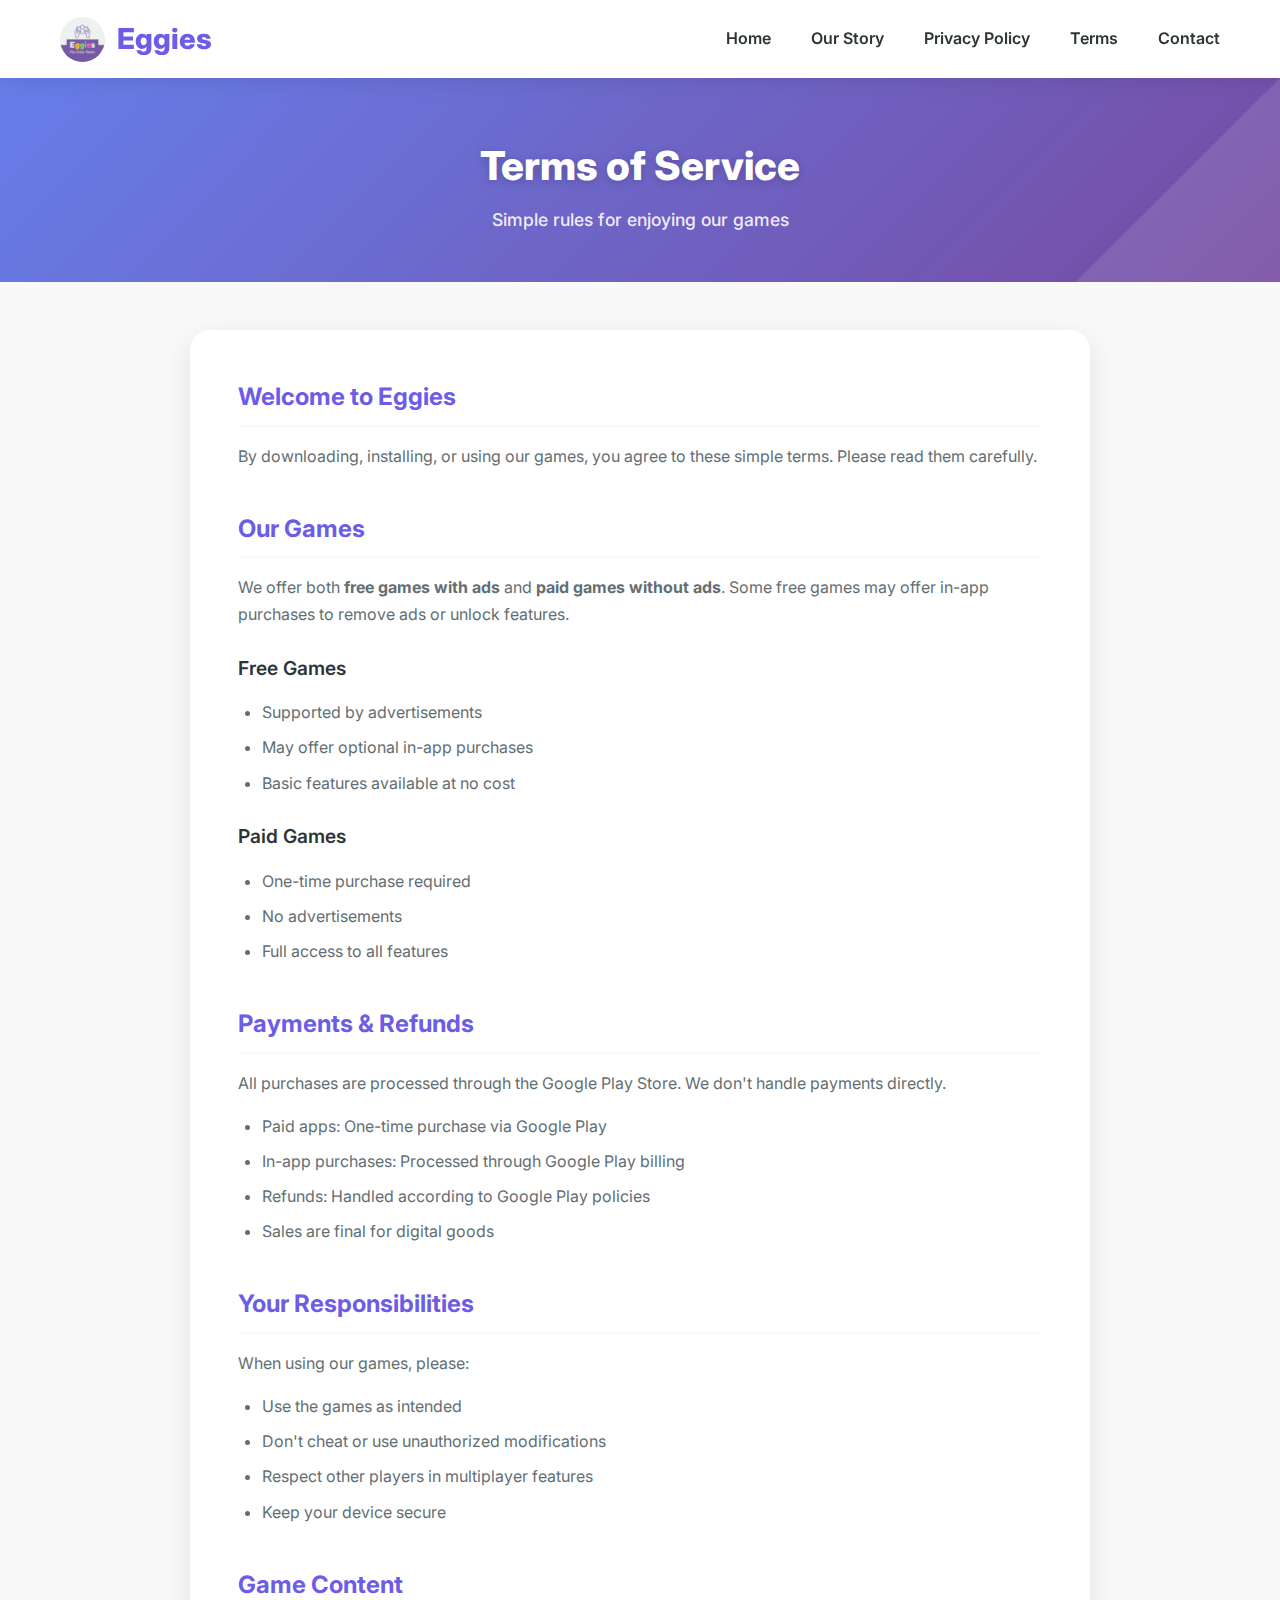
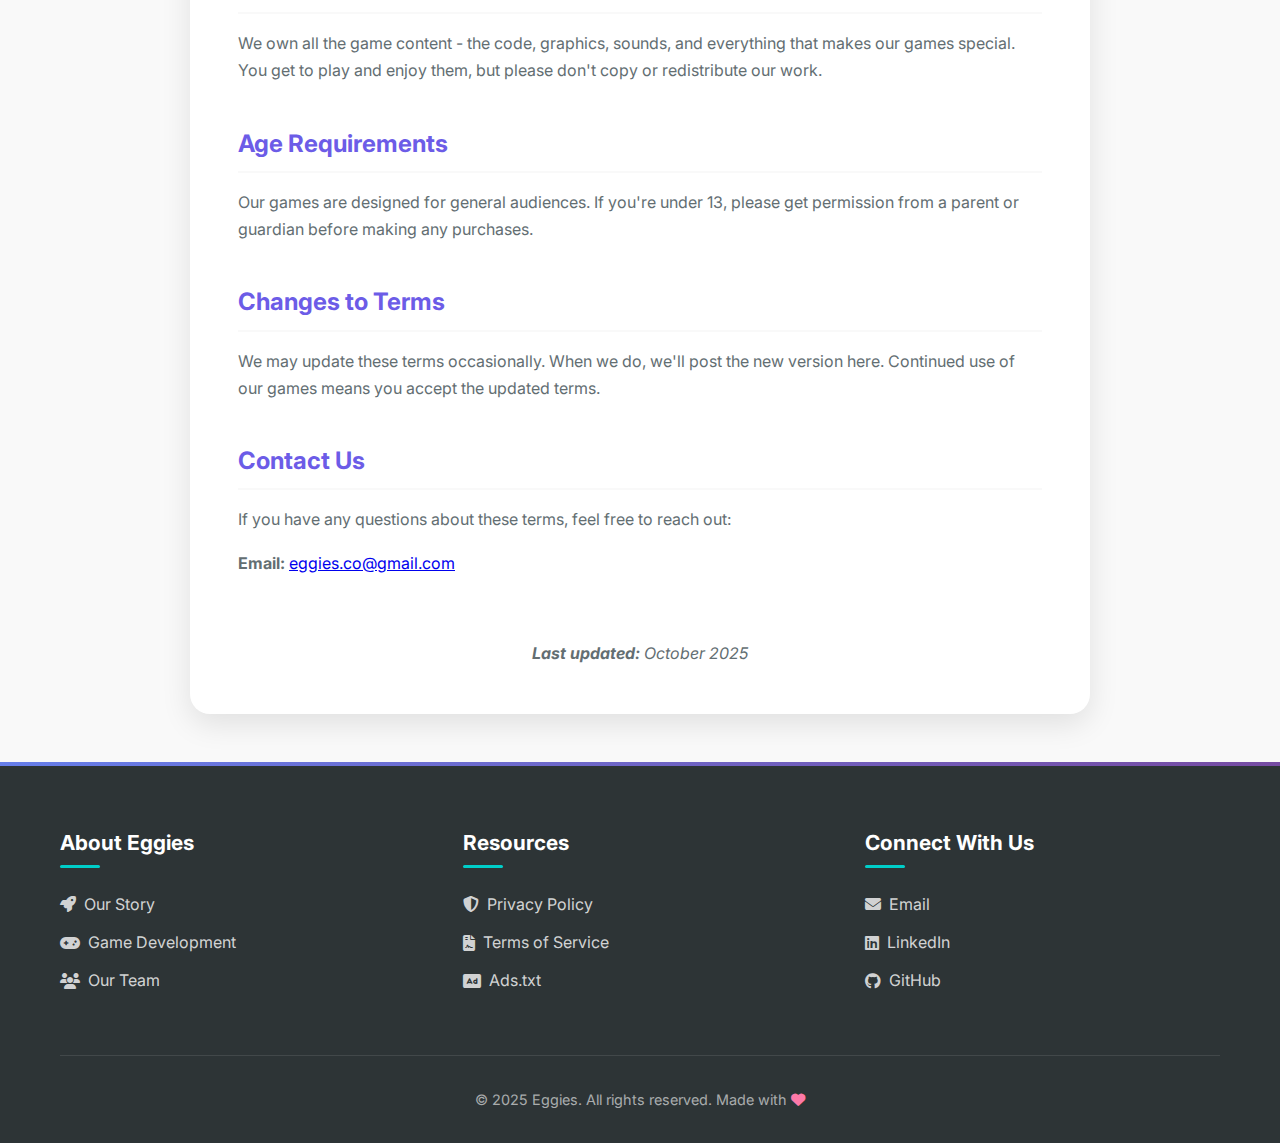
<file: terms.html>
<!DOCTYPE html>
<html lang="en">
<head>
    <meta charset="UTF-8">
    <meta name="viewport" content="width=device-width, initial-scale=1.0">
    <title>Terms of Service - Eggies</title>
    <link rel="stylesheet" href="styles.css">
    <link rel="stylesheet" href="https://cdnjs.cloudflare.com/ajax/libs/font-awesome/6.4.0/css/all.min.css">
    <link href="https://fonts.googleapis.com/css2?family=Inter:wght@400;500;600;700;800&display=swap" rel="stylesheet">
    <style>
        .terms-hero {
            padding: 4rem 0 2rem;
            background: var(--bg-gradient);
            position: relative;
            overflow: hidden;
        }

        .terms-hero::before {
            content: '';
            position: absolute;
            top: 0;
            left: 0;
            right: 0;
            bottom: 0;
            background: url('data:image/svg+xml,<svg xmlns="http://www.w3.org/2000/svg" viewBox="0 0 1000 1000" opacity="0.1"><polygon fill="white" points="0,1000 1000,0 1000,1000"/></svg>');
            background-size: cover;
        }

        .terms-hero-content {
            position: relative;
            z-index: 2;
            text-align: center;
            max-width: 800px;
            margin: 0 auto;
        }

        .terms-hero h1 {
            font-size: 2.5rem;
            font-weight: 800;
            margin-bottom: 1rem;
            color: white;
            line-height: 1.2;
            text-shadow: 0 2px 10px rgba(0, 0, 0, 0.2);
        }

        .terms-hero p {
            font-size: 1.1rem;
            color: rgba(255, 255, 255, 0.9);
            margin-bottom: 1rem;
            font-weight: 500;
        }

        .terms-content {
            padding: 3rem 0;
            background-color: var(--bg-light);
        }

        .terms-container {
            max-width: 900px;
            margin: 0 auto;
            background: white;
            border-radius: 20px;
            padding: 3rem;
            box-shadow: var(--card-shadow);
        }

        .terms-section {
            margin-bottom: 2.5rem;
        }

        .terms-section:last-child {
            margin-bottom: 0;
        }

        .terms-section h2 {
            font-size: 1.5rem;
            font-weight: 700;
            color: var(--primary-color);
            margin-bottom: 1rem;
            padding-bottom: 0.5rem;
            border-bottom: 2px solid var(--bg-light);
        }

        .terms-section h3 {
            font-size: 1.2rem;
            font-weight: 600;
            color: var(--text-color);
            margin: 1.5rem 0 0.8rem;
        }

        .terms-section p {
            color: var(--text-light);
            line-height: 1.7;
            margin-bottom: 1rem;
        }

        .terms-section ul {
            margin: 1rem 0;
            padding-left: 1.5rem;
        }

        .terms-section li {
            color: var(--text-light);
            line-height: 1.7;
            margin-bottom: 0.5rem;
        }

        .last-updated {
            text-align: center;
            color: var(--text-light);
            font-style: italic;
            margin-top: 2rem;
            padding-top: 1.5rem;
            border-top: 1px solid var(--border-color);
        }

        @media (max-width: 768px) {
            .terms-container {
                padding: 2rem;
                margin: 0 1rem;
            }
            
            .terms-hero h1 {
                font-size: 2rem;
            }
        }

        @media (max-width: 480px) {
            .terms-container {
                padding: 1.5rem;
            }
            
            .terms-hero {
                padding: 3rem 0 1.5rem;
            }
            
            .terms-hero h1 {
                font-size: 1.8rem;
            }
        }
    </style>
</head>
<body>
    <!-- Header -->
    <header>
        <div class="container">
            <nav class="navbar">
                <a href="index.html" class="logo">
                    <img src="images/logo.webp" alt="Eggies Logo">
                    <span>Eggies</span>
                </a>
                <div class="nav-links">
                    <a href="index.html">Home</a>
                    <a href="story.html">Our Story</a>
                    <a href="privacy.html">Privacy Policy</a>
                    <a href="terms.html">Terms</a>
                    <a href="contact.html">Contact</a>
                </div>
                <button class="mobile-menu-btn">
                    <i class="fas fa-bars"></i>
                </button>
            </nav>
        </div>
    </header>

    <!-- Terms Hero Section -->
    <section class="terms-hero">
        <div class="container">
            <div class="terms-hero-content">
                <h1>Terms of Service</h1>
                <p>Simple rules for enjoying our games</p>
            </div>
        </div>
    </section>

    <!-- Terms Content -->
    <section class="terms-content">
        <div class="container">
            <div class="terms-container">
                <div class="terms-section">
                    <h2>Welcome to Eggies</h2>
                    <p>By downloading, installing, or using our games, you agree to these simple terms. Please read them carefully.</p>
                </div>

                <div class="terms-section">
                    <h2>Our Games</h2>
                    <p>We offer both <strong>free games with ads</strong> and <strong>paid games without ads</strong>. Some free games may offer in-app purchases to remove ads or unlock features.</p>
                    
                    <h3>Free Games</h3>
                    <ul>
                        <li>Supported by advertisements</li>
                        <li>May offer optional in-app purchases</li>
                        <li>Basic features available at no cost</li>
                    </ul>

                    <h3>Paid Games</h3>
                    <ul>
                        <li>One-time purchase required</li>
                        <li>No advertisements</li>
                        <li>Full access to all features</li>
                    </ul>
                </div>

                <div class="terms-section">
                    <h2>Payments & Refunds</h2>
                    <p>All purchases are processed through the Google Play Store. We don't handle payments directly.</p>
                    <ul>
                        <li>Paid apps: One-time purchase via Google Play</li>
                        <li>In-app purchases: Processed through Google Play billing</li>
                        <li>Refunds: Handled according to Google Play policies</li>
                        <li>Sales are final for digital goods</li>
                    </ul>
                </div>

                <div class="terms-section">
                    <h2>Your Responsibilities</h2>
                    <p>When using our games, please:</p>
                    <ul>
                        <li>Use the games as intended</li>
                        <li>Don't cheat or use unauthorized modifications</li>
                        <li>Respect other players in multiplayer features</li>
                        <li>Keep your device secure</li>
                    </ul>
                </div>

                <div class="terms-section">
                    <h2>Game Content</h2>
                    <p>We own all the game content - the code, graphics, sounds, and everything that makes our games special. You get to play and enjoy them, but please don't copy or redistribute our work.</p>
                </div>

                <div class="terms-section">
                    <h2>Age Requirements</h2>
                    <p>Our games are designed for general audiences. If you're under 13, please get permission from a parent or guardian before making any purchases.</p>
                </div>

                <div class="terms-section">
                    <h2>Changes to Terms</h2>
                    <p>We may update these terms occasionally. When we do, we'll post the new version here. Continued use of our games means you accept the updated terms.</p>
                </div>

                <div class="terms-section">
                    <h2>Contact Us</h2>
                    <p>If you have any questions about these terms, feel free to reach out:</p>
                    <p><strong>Email:</strong> <a href="mailto:eggies.co@gmail.com">eggies.co@gmail.com</a></p>
                </div>

                <div class="last-updated">
                    <p><strong>Last updated:</strong> October 2025</p>
                </div>
            </div>
        </div>
    </section>

    <!-- Footer -->
    <footer>
        <div class="container">
            <div class="footer-content">
                <div class="footer-column">
                    <h3>About Eggies</h3>
                    <ul class="footer-links">
                        <li><a href="story.html"><i class="fas fa-rocket"></i> Our Story</a></li>
                        <li><a href="index.html"><i class="fas fa-gamepad"></i> Game Development</a></li>
                        <li><a href="index.html"><i class="fas fa-users"></i> Our Team</a></li>
                    </ul>
                </div>
                <div class="footer-column">
                    <h3>Resources</h3>
                    <ul class="footer-links">
                        <li><a href="privacy.html"><i class="fas fa-shield-alt"></i> Privacy Policy</a></li>
                        <li><a href="terms.html"><i class="fas fa-file-contract"></i> Terms of Service</a></li>
                        <li><a href="app-ads.txt"><i class="fas fa-ad"></i> Ads.txt</a></li>
                    </ul>
                </div>
                <div class="footer-column">
                    <h3>Connect With Us</h3>
                    <ul class="footer-links">
                        <li><a href="mailto:eggies.co@gmail.com"><i class="fas fa-envelope"></i> Email</a></li>
                        <li><a href="#"><i class="fab fa-linkedin"></i> LinkedIn</a></li>
                        <li><a href="#"><i class="fab fa-github"></i> GitHub</a></li>
                    </ul>
                </div>
            </div>
            <div class="copyright">
                <p>&copy; 2025 Eggies. All rights reserved. Made with <i class="fas fa-heart" style="color: var(--secondary-color);"></i></p>
            </div>
        </div>
        <div style="display: none;">
            <h1>Eggies Mobile Games</h1>
            <p>Educational games, puzzle games, brain teasers, math games, word games, trivia games</p>
        </div>
    </footer>

    <script>
        // Mobile menu functionality
        document.addEventListener('DOMContentLoaded', function() {
            const mobileMenuBtn = document.querySelector('.mobile-menu-btn');
            const navLinks = document.querySelector('.nav-links');
            
            if (mobileMenuBtn && navLinks) {
                mobileMenuBtn.addEventListener('click', function() {
                    const isVisible = navLinks.style.display === 'flex';
                    navLinks.style.display = isVisible ? 'none' : 'flex';
                    
                    // Add responsive styles for mobile menu
                    if (!isVisible) {
                        navLinks.style.flexDirection = 'column';
                        navLinks.style.position = 'absolute';
                        navLinks.style.top = '100%';
                        navLinks.style.left = '0';
                        navLinks.style.right = '0';
                        navLinks.style.backgroundColor = 'var(--bg-color)';
                        navLinks.style.padding = '1rem';
                        navLinks.style.boxShadow = '0 4px 6px -1px rgba(0, 0, 0, 0.1)';
                    }
                });
                
                // Close mobile menu when clicking outside
                document.addEventListener('click', function(event) {
                    if (!event.target.closest('.navbar') && window.innerWidth <= 768) {
                        navLinks.style.display = 'none';
                    }
                });
            }
            
            // Handle window resize
            window.addEventListener('resize', function() {
                if (window.innerWidth > 768) {
                    navLinks.style.display = 'flex';
                    navLinks.style.flexDirection = 'row';
                    navLinks.style.position = 'static';
                    navLinks.style.backgroundColor = 'transparent';
                    navLinks.style.padding = '0';
                    navLinks.style.boxShadow = 'none';
                } else {
                    navLinks.style.display = 'none';
                }
            });
        });
    </script>
</body>
</html>
</file>
<file: styles.2c0b20e85fb2721c.css>
:root{--ion-color-primary: #0054e9;--ion-color-primary-rgb: 0, 84, 233;--ion-color-primary-contrast: #fff;--ion-color-primary-contrast-rgb: 255, 255, 255;--ion-color-primary-shade: #004acd;--ion-color-primary-tint: #1a65eb;--ion-color-secondary: #0163aa;--ion-color-secondary-rgb: 1, 99, 170;--ion-color-secondary-contrast: #fff;--ion-color-secondary-contrast-rgb: 255, 255, 255;--ion-color-secondary-shade: #015796;--ion-color-secondary-tint: #1a73b3;--ion-color-tertiary: #6030ff;--ion-color-tertiary-rgb: 96, 48, 255;--ion-color-tertiary-contrast: #fff;--ion-color-tertiary-contrast-rgb: 255, 255, 255;--ion-color-tertiary-shade: #542ae0;--ion-color-tertiary-tint: #7045ff;--ion-color-success: #2dd55b;--ion-color-success-rgb: 45, 213, 91;--ion-color-success-contrast: #000;--ion-color-success-contrast-rgb: 0, 0, 0;--ion-color-success-shade: #28bb50;--ion-color-success-tint: #42d96b;--ion-color-warning: #ffc409;--ion-color-warning-rgb: 255, 196, 9;--ion-color-warning-contrast: #000;--ion-color-warning-contrast-rgb: 0, 0, 0;--ion-color-warning-shade: #e0ac08;--ion-color-warning-tint: #ffca22;--ion-color-danger: #c5000f;--ion-color-danger-rgb: 197, 0, 15;--ion-color-danger-contrast: #fff;--ion-color-danger-contrast-rgb: 255, 255, 255;--ion-color-danger-shade: #ad000d;--ion-color-danger-tint: #cb1a27;--ion-color-light: #f4f5f8;--ion-color-light-rgb: 244, 245, 248;--ion-color-light-contrast: #000;--ion-color-light-contrast-rgb: 0, 0, 0;--ion-color-light-shade: #d7d8da;--ion-color-light-tint: #f5f6f9;--ion-color-medium: #636469;--ion-color-medium-rgb: 99, 100, 105;--ion-color-medium-contrast: #fff;--ion-color-medium-contrast-rgb: 255, 255, 255;--ion-color-medium-shade: #57585c;--ion-color-medium-tint: #737478;--ion-color-dark: #222428;--ion-color-dark-rgb: 34, 36, 40;--ion-color-dark-contrast: #fff;--ion-color-dark-contrast-rgb: 255, 255, 255;--ion-color-dark-shade: #1e2023;--ion-color-dark-tint: #383a3e}html.ios{--ion-default-font: -apple-system, BlinkMacSystemFont, "Helvetica Neue", "Roboto", sans-serif}html.md{--ion-default-font: "Roboto", "Helvetica Neue", sans-serif}html{--ion-dynamic-font: -apple-system-body;--ion-font-family: var(--ion-default-font)}body{background:var(--ion-background-color);color:var(--ion-text-color)}body.backdrop-no-scroll{overflow:hidden}html.ios ion-modal.modal-card ion-header ion-toolbar:first-of-type,html.ios ion-modal.modal-sheet ion-header ion-toolbar:first-of-type,html.ios ion-modal ion-footer ion-toolbar:first-of-type,html.ios ion-footer.modal-footer-moving ion-toolbar:first-of-type{padding-top:6px}html.ios ion-modal.modal-card ion-header ion-toolbar:last-of-type,html.ios ion-modal.modal-sheet ion-header ion-toolbar:last-of-type{padding-bottom:6px}html.ios ion-modal ion-toolbar,html.ios .modal-footer-moving ion-toolbar{padding-right:calc(var(--ion-safe-area-right) + 8px);padding-left:calc(var(--ion-safe-area-left) + 8px)}@media screen and (min-width: 768px){html.ios ion-modal.modal-card:first-of-type{--backdrop-opacity: .18}}ion-modal.modal-default.show-modal~ion-modal.modal-default{--backdrop-opacity: 0;--box-shadow: none}html.ios ion-modal.modal-card .ion-page{border-top-left-radius:var(--border-radius)}.ion-color-primary{--ion-color-base: var(--ion-color-primary, #0054e9) !important;--ion-color-base-rgb: var(--ion-color-primary-rgb, 0, 84, 233) !important;--ion-color-contrast: var(--ion-color-primary-contrast, #fff) !important;--ion-color-contrast-rgb: var(--ion-color-primary-contrast-rgb, 255, 255, 255) !important;--ion-color-shade: var(--ion-color-primary-shade, #004acd) !important;--ion-color-tint: var(--ion-color-primary-tint, #1a65eb) !important}.ion-color-secondary{--ion-color-base: var(--ion-color-secondary, #0163aa) !important;--ion-color-base-rgb: var(--ion-color-secondary-rgb, 1, 99, 170) !important;--ion-color-contrast: var(--ion-color-secondary-contrast, #fff) !important;--ion-color-contrast-rgb: var(--ion-color-secondary-contrast-rgb, 255, 255, 255) !important;--ion-color-shade: var(--ion-color-secondary-shade, #015796) !important;--ion-color-tint: var(--ion-color-secondary-tint, #1a73b3) !important}.ion-color-tertiary{--ion-color-base: var(--ion-color-tertiary, #6030ff) !important;--ion-color-base-rgb: var(--ion-color-tertiary-rgb, 96, 48, 255) !important;--ion-color-contrast: var(--ion-color-tertiary-contrast, #fff) !important;--ion-color-contrast-rgb: var(--ion-color-tertiary-contrast-rgb, 255, 255, 255) !important;--ion-color-shade: var(--ion-color-tertiary-shade, #542ae0) !important;--ion-color-tint: var(--ion-color-tertiary-tint, #7045ff) !important}.ion-color-success{--ion-color-base: var(--ion-color-success, #2dd55b) !important;--ion-color-base-rgb: var(--ion-color-success-rgb, 45, 213, 91) !important;--ion-color-contrast: var(--ion-color-success-contrast, #000) !important;--ion-color-contrast-rgb: var(--ion-color-success-contrast-rgb, 0, 0, 0) !important;--ion-color-shade: var(--ion-color-success-shade, #28bb50) !important;--ion-color-tint: var(--ion-color-success-tint, #42d96b) !important}.ion-color-warning{--ion-color-base: var(--ion-color-warning, #ffc409) !important;--ion-color-base-rgb: var(--ion-color-warning-rgb, 255, 196, 9) !important;--ion-color-contrast: var(--ion-color-warning-contrast, #000) !important;--ion-color-contrast-rgb: var(--ion-color-warning-contrast-rgb, 0, 0, 0) !important;--ion-color-shade: var(--ion-color-warning-shade, #e0ac08) !important;--ion-color-tint: var(--ion-color-warning-tint, #ffca22) !important}.ion-color-danger{--ion-color-base: var(--ion-color-danger, #c5000f) !important;--ion-color-base-rgb: var(--ion-color-danger-rgb, 197, 0, 15) !important;--ion-color-contrast: var(--ion-color-danger-contrast, #fff) !important;--ion-color-contrast-rgb: var(--ion-color-danger-contrast-rgb, 255, 255, 255) !important;--ion-color-shade: var(--ion-color-danger-shade, #ad000d) !important;--ion-color-tint: var(--ion-color-danger-tint, #cb1a27) !important}.ion-color-light{--ion-color-base: var(--ion-color-light, #f4f5f8) !important;--ion-color-base-rgb: var(--ion-color-light-rgb, 244, 245, 248) !important;--ion-color-contrast: var(--ion-color-light-contrast, #000) !important;--ion-color-contrast-rgb: var(--ion-color-light-contrast-rgb, 0, 0, 0) !important;--ion-color-shade: var(--ion-color-light-shade, #d7d8da) !important;--ion-color-tint: var(--ion-color-light-tint, #f5f6f9) !important}.ion-color-medium{--ion-color-base: var(--ion-color-medium, #636469) !important;--ion-color-base-rgb: var(--ion-color-medium-rgb, 99, 100, 105) !important;--ion-color-contrast: var(--ion-color-medium-contrast, #fff) !important;--ion-color-contrast-rgb: var(--ion-color-medium-contrast-rgb, 255, 255, 255) !important;--ion-color-shade: var(--ion-color-medium-shade, #57585c) !important;--ion-color-tint: var(--ion-color-medium-tint, #737478) !important}.ion-color-dark{--ion-color-base: var(--ion-color-dark, #222428) !important;--ion-color-base-rgb: var(--ion-color-dark-rgb, 34, 36, 40) !important;--ion-color-contrast: var(--ion-color-dark-contrast, #fff) !important;--ion-color-contrast-rgb: var(--ion-color-dark-contrast-rgb, 255, 255, 255) !important;--ion-color-shade: var(--ion-color-dark-shade, #1e2023) !important;--ion-color-tint: var(--ion-color-dark-tint, #383a3e) !important}.ion-page{inset:0;display:flex;position:absolute;flex-direction:column;justify-content:space-between;contain:layout size style;z-index:0}ion-modal>.ion-page{position:relative;contain:layout style;height:100%}.split-pane-visible>.ion-page.split-pane-main{position:relative}ion-route,ion-route-redirect,ion-router,ion-select-option,ion-nav-controller,ion-menu-controller,ion-action-sheet-controller,ion-alert-controller,ion-loading-controller,ion-modal-controller,ion-picker-controller,ion-popover-controller,ion-toast-controller,.ion-page-hidden{display:none!important}.ion-page-invisible{opacity:0}.can-go-back>ion-header ion-back-button{display:block}html.plt-ios.plt-hybrid,html.plt-ios.plt-pwa{--ion-statusbar-padding: 20px}@supports (padding-top: 20px){html{--ion-safe-area-top: var(--ion-statusbar-padding)}}@supports (padding-top: env(safe-area-inset-top)){html{--ion-safe-area-top: env(safe-area-inset-top);--ion-safe-area-bottom: env(safe-area-inset-bottom);--ion-safe-area-left: env(safe-area-inset-left);--ion-safe-area-right: env(safe-area-inset-right)}}ion-card.ion-color .ion-inherit-color,ion-card-header.ion-color .ion-inherit-color{color:inherit}.menu-content{transform:translateZ(0)}.menu-content-open{cursor:pointer;touch-action:manipulation;pointer-events:none;overflow-y:hidden}.menu-content-open ion-content{--overflow: hidden}.menu-content-open .ion-content-scroll-host{overflow:hidden}.ios .menu-content-reveal{box-shadow:-8px 0 42px #00000014}[dir=rtl].ios .menu-content-reveal{box-shadow:8px 0 42px #00000014}.md .menu-content-reveal,.md .menu-content-push{box-shadow:4px 0 16px #0000002e}ion-accordion-group.accordion-group-expand-inset>ion-accordion:first-of-type{border-top-left-radius:8px;border-top-right-radius:8px}ion-accordion-group.accordion-group-expand-inset>ion-accordion:last-of-type{border-bottom-left-radius:8px;border-bottom-right-radius:8px}ion-accordion-group>ion-accordion:last-of-type ion-item[slot=header]{--border-width: 0px}ion-accordion.accordion-animated>[slot=header] .ion-accordion-toggle-icon{transition:.3s transform cubic-bezier(.25,.8,.5,1)}@media (prefers-reduced-motion: reduce){ion-accordion .ion-accordion-toggle-icon{transition:none!important}}ion-accordion.accordion-expanding>[slot=header] .ion-accordion-toggle-icon,ion-accordion.accordion-expanded>[slot=header] .ion-accordion-toggle-icon{transform:rotate(180deg)}ion-accordion-group.accordion-group-expand-inset.md>ion-accordion.accordion-previous ion-item[slot=header]{--border-width: 0px;--inner-border-width: 0px}ion-accordion-group.accordion-group-expand-inset.md>ion-accordion.accordion-expanding:first-of-type,ion-accordion-group.accordion-group-expand-inset.md>ion-accordion.accordion-expanded:first-of-type{margin-top:0}ion-input input::-webkit-date-and-time-value{text-align:start}.ion-datetime-button-overlay{--width: fit-content;--height: fit-content}.ion-datetime-button-overlay ion-datetime.datetime-grid{width:320px;min-height:320px}[ion-last-focus],header[tabindex="-1"]:focus,[role=banner][tabindex="-1"]:focus,main[tabindex="-1"]:focus,[role=main][tabindex="-1"]:focus,h1[tabindex="-1"]:focus,[role=heading][aria-level="1"][tabindex="-1"]:focus{outline:none}.popover-viewport:has(>ion-content){overflow:hidden}@supports not selector(:has(> ion-content)){.popover-viewport{overflow:hidden}}audio,canvas,progress,video{vertical-align:baseline}audio:not([controls]){display:none;height:0}b,strong{font-weight:700}img{max-width:100%}hr{height:1px;border-width:0;box-sizing:content-box}pre{overflow:auto}code,kbd,pre,samp{font-family:monospace,monospace;font-size:1em}label,input,select,textarea{font-family:inherit;line-height:normal}textarea{overflow:auto;height:auto;font:inherit;color:inherit}textarea::placeholder{padding-left:2px}form,input,optgroup,select{margin:0;font:inherit;color:inherit}html input[type=button],input[type=reset],input[type=submit]{cursor:pointer;-webkit-appearance:button}a,a div,a span,a ion-icon,a ion-label,button,button div,button span,button ion-icon,button ion-label,.ion-tappable,[tappable],[tappable] div,[tappable] span,[tappable] ion-icon,[tappable] ion-label,input,textarea{touch-action:manipulation}a ion-label,button ion-label{pointer-events:none}button{padding:0;border:0;border-radius:0;font-family:inherit;font-style:inherit;font-variant:inherit;line-height:1;text-transform:none;cursor:pointer;-webkit-appearance:button}[tappable]{cursor:pointer}a[disabled],button[disabled],html input[disabled]{cursor:default}button::-moz-focus-inner,input::-moz-focus-inner{padding:0;border:0}input[type=number]::-webkit-inner-spin-button,input[type=number]::-webkit-outer-spin-button{height:auto}input[type=search]::-webkit-search-cancel-button,input[type=search]::-webkit-search-decoration{-webkit-appearance:none}table{border-collapse:collapse;border-spacing:0}td,th{padding:0}*{box-sizing:border-box;-webkit-tap-highlight-color:rgba(0,0,0,0);-webkit-tap-highlight-color:transparent;-webkit-touch-callout:none}html{width:100%;height:100%;-webkit-text-size-adjust:100%;text-size-adjust:100%}html.ion-ce body{display:block}html.plt-pwa{height:100vh}body{-moz-osx-font-smoothing:grayscale;-webkit-font-smoothing:antialiased;margin:0;padding:0;position:fixed;width:100%;max-width:100%;height:100%;max-height:100%;transform:translateZ(0);text-rendering:optimizeLegibility;overflow:hidden;touch-action:manipulation;-webkit-user-drag:none;-ms-content-zooming:none;word-wrap:break-word;overscroll-behavior-y:none;-webkit-text-size-adjust:none;text-size-adjust:none}html{font-family:var(--ion-font-family)}@supports (-webkit-touch-callout: none){html{font:var(--ion-dynamic-font, 16px var(--ion-font-family))}}a{background-color:transparent;color:var(--ion-color-primary, #0054e9)}h1,h2,h3,h4,h5,h6{margin-top:16px;margin-bottom:10px;font-weight:500;line-height:1.2}h1{margin-top:20px;font-size:1.625rem}h2{margin-top:18px;font-size:1.5rem}h3{font-size:1.375rem}h4{font-size:1.25rem}h5{font-size:1.125rem}h6{font-size:1rem}small{font-size:75%}sub,sup{position:relative;font-size:75%;line-height:0;vertical-align:baseline}sup{top:-.5em}sub{bottom:-.25em}.ion-hide,.ion-hide-up,.ion-hide-down{display:none!important}@media (min-width: 576px){.ion-hide-sm-up{display:none!important}}@media (max-width: 575.98px){.ion-hide-sm-down{display:none!important}}@media (min-width: 768px){.ion-hide-md-up{display:none!important}}@media (max-width: 767.98px){.ion-hide-md-down{display:none!important}}@media (min-width: 992px){.ion-hide-lg-up{display:none!important}}@media (max-width: 991.98px){.ion-hide-lg-down{display:none!important}}@media (min-width: 1200px){.ion-hide-xl-up{display:none!important}}@media (max-width: 1199.98px){.ion-hide-xl-down{display:none!important}}.ion-display-none{display:none!important}@media (min-width: 576px){.ion-display-sm-none{display:none!important}}@media (min-width: 768px){.ion-display-md-none{display:none!important}}@media (min-width: 992px){.ion-display-lg-none{display:none!important}}@media (min-width: 1200px){.ion-display-xl-none{display:none!important}}.ion-display-inline{display:inline!important}@media (min-width: 576px){.ion-display-sm-inline{display:inline!important}}@media (min-width: 768px){.ion-display-md-inline{display:inline!important}}@media (min-width: 992px){.ion-display-lg-inline{display:inline!important}}@media (min-width: 1200px){.ion-display-xl-inline{display:inline!important}}.ion-display-inline-block{display:inline-block!important}@media (min-width: 576px){.ion-display-sm-inline-block{display:inline-block!important}}@media (min-width: 768px){.ion-display-md-inline-block{display:inline-block!important}}@media (min-width: 992px){.ion-display-lg-inline-block{display:inline-block!important}}@media (min-width: 1200px){.ion-display-xl-inline-block{display:inline-block!important}}.ion-display-block{display:block!important}@media (min-width: 576px){.ion-display-sm-block{display:block!important}}@media (min-width: 768px){.ion-display-md-block{display:block!important}}@media (min-width: 992px){.ion-display-lg-block{display:block!important}}@media (min-width: 1200px){.ion-display-xl-block{display:block!important}}.ion-display-flex{display:flex!important}@media (min-width: 576px){.ion-display-sm-flex{display:flex!important}}@media (min-width: 768px){.ion-display-md-flex{display:flex!important}}@media (min-width: 992px){.ion-display-lg-flex{display:flex!important}}@media (min-width: 1200px){.ion-display-xl-flex{display:flex!important}}.ion-display-inline-flex{display:inline-flex!important}@media (min-width: 576px){.ion-display-sm-inline-flex{display:inline-flex!important}}@media (min-width: 768px){.ion-display-md-inline-flex{display:inline-flex!important}}@media (min-width: 992px){.ion-display-lg-inline-flex{display:inline-flex!important}}@media (min-width: 1200px){.ion-display-xl-inline-flex{display:inline-flex!important}}.ion-display-grid{display:grid!important}@media (min-width: 576px){.ion-display-sm-grid{display:grid!important}}@media (min-width: 768px){.ion-display-md-grid{display:grid!important}}@media (min-width: 992px){.ion-display-lg-grid{display:grid!important}}@media (min-width: 1200px){.ion-display-xl-grid{display:grid!important}}.ion-display-inline-grid{display:inline-grid!important}@media (min-width: 576px){.ion-display-sm-inline-grid{display:inline-grid!important}}@media (min-width: 768px){.ion-display-md-inline-grid{display:inline-grid!important}}@media (min-width: 992px){.ion-display-lg-inline-grid{display:inline-grid!important}}@media (min-width: 1200px){.ion-display-xl-inline-grid{display:inline-grid!important}}.ion-display-table{display:table!important}@media (min-width: 576px){.ion-display-sm-table{display:table!important}}@media (min-width: 768px){.ion-display-md-table{display:table!important}}@media (min-width: 992px){.ion-display-lg-table{display:table!important}}@media (min-width: 1200px){.ion-display-xl-table{display:table!important}}.ion-display-table-cell{display:table-cell!important}@media (min-width: 576px){.ion-display-sm-table-cell{display:table-cell!important}}@media (min-width: 768px){.ion-display-md-table-cell{display:table-cell!important}}@media (min-width: 992px){.ion-display-lg-table-cell{display:table-cell!important}}@media (min-width: 1200px){.ion-display-xl-table-cell{display:table-cell!important}}.ion-display-table-row{display:table-row!important}@media (min-width: 576px){.ion-display-sm-table-row{display:table-row!important}}@media (min-width: 768px){.ion-display-md-table-row{display:table-row!important}}@media (min-width: 992px){.ion-display-lg-table-row{display:table-row!important}}@media (min-width: 1200px){.ion-display-xl-table-row{display:table-row!important}}.ion-no-padding{--padding-start: 0;--padding-end: 0;--padding-top: 0;--padding-bottom: 0;padding:0}.ion-padding{--padding-start: var(--ion-padding, 16px);--padding-end: var(--ion-padding, 16px);--padding-top: var(--ion-padding, 16px);--padding-bottom: var(--ion-padding, 16px);padding-inline-start:var(--ion-padding, 16px);padding-inline-end:var(--ion-padding, 16px);padding-top:var(--ion-padding, 16px);padding-bottom:var(--ion-padding, 16px)}.ion-padding-top{--padding-top: var(--ion-padding, 16px);padding-top:var(--ion-padding, 16px)}.ion-padding-start{--padding-start: var(--ion-padding, 16px);padding-inline-start:var(--ion-padding, 16px)}.ion-padding-end{--padding-end: var(--ion-padding, 16px);padding-inline-end:var(--ion-padding, 16px)}.ion-padding-bottom{--padding-bottom: var(--ion-padding, 16px);padding-bottom:var(--ion-padding, 16px)}.ion-padding-vertical{--padding-top: var(--ion-padding, 16px);--padding-bottom: var(--ion-padding, 16px);padding-top:var(--ion-padding, 16px);padding-bottom:var(--ion-padding, 16px)}.ion-padding-horizontal{--padding-start: var(--ion-padding, 16px);--padding-end: var(--ion-padding, 16px);padding-inline-start:var(--ion-padding, 16px);padding-inline-end:var(--ion-padding, 16px)}.ion-no-margin{--margin-start: 0;--margin-end: 0;--margin-top: 0;--margin-bottom: 0;margin:0}.ion-margin{--margin-start: var(--ion-margin, 16px);--margin-end: var(--ion-margin, 16px);--margin-top: var(--ion-margin, 16px);--margin-bottom: var(--ion-margin, 16px);margin-inline-start:var(--ion-margin, 16px);margin-inline-end:var(--ion-margin, 16px);margin-top:var(--ion-margin, 16px);margin-bottom:var(--ion-margin, 16px)}.ion-margin-top{--margin-top: var(--ion-margin, 16px);margin-top:var(--ion-margin, 16px)}.ion-margin-start{--margin-start: var(--ion-margin, 16px);margin-inline-start:var(--ion-margin, 16px)}.ion-margin-end{--margin-end: var(--ion-margin, 16px);margin-inline-end:var(--ion-margin, 16px)}.ion-margin-bottom{--margin-bottom: var(--ion-margin, 16px);margin-bottom:var(--ion-margin, 16px)}.ion-margin-vertical{--margin-top: var(--ion-margin, 16px);--margin-bottom: var(--ion-margin, 16px);margin-top:var(--ion-margin, 16px);margin-bottom:var(--ion-margin, 16px)}.ion-margin-horizontal{--margin-start: var(--ion-margin, 16px);--margin-end: var(--ion-margin, 16px);margin-inline-start:var(--ion-margin, 16px);margin-inline-end:var(--ion-margin, 16px)}.ion-float-left{float:left!important}.ion-float-right{float:right!important}.ion-float-start{float:left!important}:host-context([dir=rtl]) .ion-float-start{float:right!important}[dir=rtl] .ion-float-start{float:right!important}@supports selector(:dir(rtl)){.ion-float-start:dir(rtl){float:right!important}}.ion-float-end{float:right!important}:host-context([dir=rtl]) .ion-float-end{float:left!important}[dir=rtl] .ion-float-end{float:left!important}@supports selector(:dir(rtl)){.ion-float-end:dir(rtl){float:left!important}}@media (min-width: 576px){.ion-float-sm-left{float:left!important}.ion-float-sm-right{float:right!important}.ion-float-sm-start{float:left!important}:host-context([dir=rtl]) .ion-float-sm-start{float:right!important}[dir=rtl] .ion-float-sm-start{float:right!important}@supports selector(:dir(rtl)){.ion-float-sm-start:dir(rtl){float:right!important}}.ion-float-sm-end{float:right!important}:host-context([dir=rtl]) .ion-float-sm-end{float:left!important}[dir=rtl] .ion-float-sm-end{float:left!important}@supports selector(:dir(rtl)){.ion-float-sm-end:dir(rtl){float:left!important}}}@media (min-width: 768px){.ion-float-md-left{float:left!important}.ion-float-md-right{float:right!important}.ion-float-md-start{float:left!important}:host-context([dir=rtl]) .ion-float-md-start{float:right!important}[dir=rtl] .ion-float-md-start{float:right!important}@supports selector(:dir(rtl)){.ion-float-md-start:dir(rtl){float:right!important}}.ion-float-md-end{float:right!important}:host-context([dir=rtl]) .ion-float-md-end{float:left!important}[dir=rtl] .ion-float-md-end{float:left!important}@supports selector(:dir(rtl)){.ion-float-md-end:dir(rtl){float:left!important}}}@media (min-width: 992px){.ion-float-lg-left{float:left!important}.ion-float-lg-right{float:right!important}.ion-float-lg-start{float:left!important}:host-context([dir=rtl]) .ion-float-lg-start{float:right!important}[dir=rtl] .ion-float-lg-start{float:right!important}@supports selector(:dir(rtl)){.ion-float-lg-start:dir(rtl){float:right!important}}.ion-float-lg-end{float:right!important}:host-context([dir=rtl]) .ion-float-lg-end{float:left!important}[dir=rtl] .ion-float-lg-end{float:left!important}@supports selector(:dir(rtl)){.ion-float-lg-end:dir(rtl){float:left!important}}}@media (min-width: 1200px){.ion-float-xl-left{float:left!important}.ion-float-xl-right{float:right!important}.ion-float-xl-start{float:left!important}:host-context([dir=rtl]) .ion-float-xl-start{float:right!important}[dir=rtl] .ion-float-xl-start{float:right!important}@supports selector(:dir(rtl)){.ion-float-xl-start:dir(rtl){float:right!important}}.ion-float-xl-end{float:right!important}:host-context([dir=rtl]) .ion-float-xl-end{float:left!important}[dir=rtl] .ion-float-xl-end{float:left!important}@supports selector(:dir(rtl)){.ion-float-xl-end:dir(rtl){float:left!important}}}.ion-text-center{text-align:center!important}.ion-text-justify{text-align:justify!important}.ion-text-start{text-align:start!important}.ion-text-end{text-align:end!important}.ion-text-left{text-align:left!important}.ion-text-right{text-align:right!important}.ion-text-nowrap{white-space:nowrap!important}.ion-text-wrap{white-space:normal!important}@media (min-width: 576px){.ion-text-sm-center{text-align:center!important}.ion-text-sm-justify{text-align:justify!important}.ion-text-sm-start{text-align:start!important}.ion-text-sm-end{text-align:end!important}.ion-text-sm-left{text-align:left!important}.ion-text-sm-right{text-align:right!important}.ion-text-sm-nowrap{white-space:nowrap!important}.ion-text-sm-wrap{white-space:normal!important}}@media (min-width: 768px){.ion-text-md-center{text-align:center!important}.ion-text-md-justify{text-align:justify!important}.ion-text-md-start{text-align:start!important}.ion-text-md-end{text-align:end!important}.ion-text-md-left{text-align:left!important}.ion-text-md-right{text-align:right!important}.ion-text-md-nowrap{white-space:nowrap!important}.ion-text-md-wrap{white-space:normal!important}}@media (min-width: 992px){.ion-text-lg-center{text-align:center!important}.ion-text-lg-justify{text-align:justify!important}.ion-text-lg-start{text-align:start!important}.ion-text-lg-end{text-align:end!important}.ion-text-lg-left{text-align:left!important}.ion-text-lg-right{text-align:right!important}.ion-text-lg-nowrap{white-space:nowrap!important}.ion-text-lg-wrap{white-space:normal!important}}@media (min-width: 1200px){.ion-text-xl-center{text-align:center!important}.ion-text-xl-justify{text-align:justify!important}.ion-text-xl-start{text-align:start!important}.ion-text-xl-end{text-align:end!important}.ion-text-xl-left{text-align:left!important}.ion-text-xl-right{text-align:right!important}.ion-text-xl-nowrap{white-space:nowrap!important}.ion-text-xl-wrap{white-space:normal!important}}.ion-text-uppercase{text-transform:uppercase!important}.ion-text-lowercase{text-transform:lowercase!important}.ion-text-capitalize{text-transform:capitalize!important}@media (min-width: 576px){.ion-text-sm-uppercase{text-transform:uppercase!important}.ion-text-sm-lowercase{text-transform:lowercase!important}.ion-text-sm-capitalize{text-transform:capitalize!important}}@media (min-width: 768px){.ion-text-md-uppercase{text-transform:uppercase!important}.ion-text-md-lowercase{text-transform:lowercase!important}.ion-text-md-capitalize{text-transform:capitalize!important}}@media (min-width: 992px){.ion-text-lg-uppercase{text-transform:uppercase!important}.ion-text-lg-lowercase{text-transform:lowercase!important}.ion-text-lg-capitalize{text-transform:capitalize!important}}@media (min-width: 1200px){.ion-text-xl-uppercase{text-transform:uppercase!important}.ion-text-xl-lowercase{text-transform:lowercase!important}.ion-text-xl-capitalize{text-transform:capitalize!important}}.ion-align-content-start{align-content:flex-start!important}.ion-align-content-end{align-content:flex-end!important}.ion-align-content-center{align-content:center!important}.ion-align-content-between{align-content:space-between!important}.ion-align-content-around{align-content:space-around!important}.ion-align-content-stretch{align-content:stretch!important}@media (min-width: 576px){.ion-align-content-sm-start{align-content:flex-start!important}.ion-align-content-sm-end{align-content:flex-end!important}.ion-align-content-sm-center{align-content:center!important}.ion-align-content-sm-between{align-content:space-between!important}.ion-align-content-sm-around{align-content:space-around!important}.ion-align-content-sm-stretch{align-content:stretch!important}}@media (min-width: 768px){.ion-align-content-md-start{align-content:flex-start!important}.ion-align-content-md-end{align-content:flex-end!important}.ion-align-content-md-center{align-content:center!important}.ion-align-content-md-between{align-content:space-between!important}.ion-align-content-md-around{align-content:space-around!important}.ion-align-content-md-stretch{align-content:stretch!important}}@media (min-width: 992px){.ion-align-content-lg-start{align-content:flex-start!important}.ion-align-content-lg-end{align-content:flex-end!important}.ion-align-content-lg-center{align-content:center!important}.ion-align-content-lg-between{align-content:space-between!important}.ion-align-content-lg-around{align-content:space-around!important}.ion-align-content-lg-stretch{align-content:stretch!important}}@media (min-width: 1200px){.ion-align-content-xl-start{align-content:flex-start!important}.ion-align-content-xl-end{align-content:flex-end!important}.ion-align-content-xl-center{align-content:center!important}.ion-align-content-xl-between{align-content:space-between!important}.ion-align-content-xl-around{align-content:space-around!important}.ion-align-content-xl-stretch{align-content:stretch!important}}.ion-align-items-start{align-items:start!important}.ion-align-items-end{align-items:end!important}.ion-align-items-center{align-items:center!important}.ion-align-items-stretch{align-items:stretch!important}.ion-align-items-baseline{align-items:baseline!important}@media (min-width: 576px){.ion-align-items-sm-start{align-items:start!important}.ion-align-items-sm-end{align-items:end!important}.ion-align-items-sm-center{align-items:center!important}.ion-align-items-sm-stretch{align-items:stretch!important}.ion-align-items-sm-baseline{align-items:baseline!important}}@media (min-width: 768px){.ion-align-items-md-start{align-items:start!important}.ion-align-items-md-end{align-items:end!important}.ion-align-items-md-center{align-items:center!important}.ion-align-items-md-stretch{align-items:stretch!important}.ion-align-items-md-baseline{align-items:baseline!important}}@media (min-width: 992px){.ion-align-items-lg-start{align-items:start!important}.ion-align-items-lg-end{align-items:end!important}.ion-align-items-lg-center{align-items:center!important}.ion-align-items-lg-stretch{align-items:stretch!important}.ion-align-items-lg-baseline{align-items:baseline!important}}@media (min-width: 1200px){.ion-align-items-xl-start{align-items:start!important}.ion-align-items-xl-end{align-items:end!important}.ion-align-items-xl-center{align-items:center!important}.ion-align-items-xl-stretch{align-items:stretch!important}.ion-align-items-xl-baseline{align-items:baseline!important}}.ion-align-self-start{align-self:start!important}.ion-align-self-end{align-self:end!important}.ion-align-self-center{align-self:center!important}.ion-align-self-stretch{align-self:stretch!important}.ion-align-self-baseline{align-self:baseline!important}.ion-align-self-auto{align-self:auto!important}@media (min-width: 576px){.ion-align-self-sm-start{align-self:start!important}.ion-align-self-sm-end{align-self:end!important}.ion-align-self-sm-center{align-self:center!important}.ion-align-self-sm-stretch{align-self:stretch!important}.ion-align-self-sm-baseline{align-self:baseline!important}.ion-align-self-sm-auto{align-self:auto!important}}@media (min-width: 768px){.ion-align-self-md-start{align-self:start!important}.ion-align-self-md-end{align-self:end!important}.ion-align-self-md-center{align-self:center!important}.ion-align-self-md-stretch{align-self:stretch!important}.ion-align-self-md-baseline{align-self:baseline!important}.ion-align-self-md-auto{align-self:auto!important}}@media (min-width: 992px){.ion-align-self-lg-start{align-self:start!important}.ion-align-self-lg-end{align-self:end!important}.ion-align-self-lg-center{align-self:center!important}.ion-align-self-lg-stretch{align-self:stretch!important}.ion-align-self-lg-baseline{align-self:baseline!important}.ion-align-self-lg-auto{align-self:auto!important}}@media (min-width: 1200px){.ion-align-self-xl-start{align-self:start!important}.ion-align-self-xl-end{align-self:end!important}.ion-align-self-xl-center{align-self:center!important}.ion-align-self-xl-stretch{align-self:stretch!important}.ion-align-self-xl-baseline{align-self:baseline!important}.ion-align-self-xl-auto{align-self:auto!important}}.ion-justify-content-start{justify-content:flex-start!important}.ion-justify-content-end{justify-content:flex-end!important}.ion-justify-content-center{justify-content:center!important}.ion-justify-content-between{justify-content:space-between!important}.ion-justify-content-around{justify-content:space-around!important}.ion-justify-content-evenly{justify-content:space-evenly!important}@media (min-width: 576px){.ion-justify-content-sm-start{justify-content:flex-start!important}.ion-justify-content-sm-end{justify-content:flex-end!important}.ion-justify-content-sm-center{justify-content:center!important}.ion-justify-content-sm-between{justify-content:space-between!important}.ion-justify-content-sm-around{justify-content:space-around!important}.ion-justify-content-sm-evenly{justify-content:space-evenly!important}}@media (min-width: 768px){.ion-justify-content-md-start{justify-content:flex-start!important}.ion-justify-content-md-end{justify-content:flex-end!important}.ion-justify-content-md-center{justify-content:center!important}.ion-justify-content-md-between{justify-content:space-between!important}.ion-justify-content-md-around{justify-content:space-around!important}.ion-justify-content-md-evenly{justify-content:space-evenly!important}}@media (min-width: 992px){.ion-justify-content-lg-start{justify-content:flex-start!important}.ion-justify-content-lg-end{justify-content:flex-end!important}.ion-justify-content-lg-center{justify-content:center!important}.ion-justify-content-lg-between{justify-content:space-between!important}.ion-justify-content-lg-around{justify-content:space-around!important}.ion-justify-content-lg-evenly{justify-content:space-evenly!important}}@media (min-width: 1200px){.ion-justify-content-xl-start{justify-content:flex-start!important}.ion-justify-content-xl-end{justify-content:flex-end!important}.ion-justify-content-xl-center{justify-content:center!important}.ion-justify-content-xl-between{justify-content:space-between!important}.ion-justify-content-xl-around{justify-content:space-around!important}.ion-justify-content-xl-evenly{justify-content:space-evenly!important}}.ion-flex-row{flex-direction:row!important}.ion-flex-row-reverse{flex-direction:row-reverse!important}.ion-flex-column{flex-direction:column!important}.ion-flex-column-reverse{flex-direction:column-reverse!important}@media (min-width: 576px){.ion-flex-sm-row{flex-direction:row!important}.ion-flex-sm-row-reverse{flex-direction:row-reverse!important}.ion-flex-sm-column{flex-direction:column!important}.ion-flex-sm-column-reverse{flex-direction:column-reverse!important}}@media (min-width: 768px){.ion-flex-md-row{flex-direction:row!important}.ion-flex-md-row-reverse{flex-direction:row-reverse!important}.ion-flex-md-column{flex-direction:column!important}.ion-flex-md-column-reverse{flex-direction:column-reverse!important}}@media (min-width: 992px){.ion-flex-lg-row{flex-direction:row!important}.ion-flex-lg-row-reverse{flex-direction:row-reverse!important}.ion-flex-lg-column{flex-direction:column!important}.ion-flex-lg-column-reverse{flex-direction:column-reverse!important}}@media (min-width: 1200px){.ion-flex-xl-row{flex-direction:row!important}.ion-flex-xl-row-reverse{flex-direction:row-reverse!important}.ion-flex-xl-column{flex-direction:column!important}.ion-flex-xl-column-reverse{flex-direction:column-reverse!important}}.ion-wrap{flex-wrap:wrap!important}.ion-nowrap{flex-wrap:nowrap!important}.ion-wrap-reverse{flex-wrap:wrap-reverse!important}.ion-flex-wrap{flex-wrap:wrap!important}.ion-flex-nowrap{flex-wrap:nowrap!important}.ion-flex-wrap-reverse{flex-wrap:wrap-reverse!important}@media (min-width: 576px){.ion-flex-sm-wrap{flex-wrap:wrap!important}.ion-flex-sm-nowrap{flex-wrap:nowrap!important}.ion-flex-sm-wrap-reverse{flex-wrap:wrap-reverse!important}}@media (min-width: 768px){.ion-flex-md-wrap{flex-wrap:wrap!important}.ion-flex-md-nowrap{flex-wrap:nowrap!important}.ion-flex-md-wrap-reverse{flex-wrap:wrap-reverse!important}}@media (min-width: 992px){.ion-flex-lg-wrap{flex-wrap:wrap!important}.ion-flex-lg-nowrap{flex-wrap:nowrap!important}.ion-flex-lg-wrap-reverse{flex-wrap:wrap-reverse!important}}@media (min-width: 1200px){.ion-flex-xl-wrap{flex-wrap:wrap!important}.ion-flex-xl-nowrap{flex-wrap:nowrap!important}.ion-flex-xl-wrap-reverse{flex-wrap:wrap-reverse!important}}.ion-flex-1{flex:1!important}.ion-flex-auto{flex:auto!important}.ion-flex-initial{flex:initial!important}.ion-flex-none{flex:none!important}@media (min-width: 576px){.ion-flex-sm-1{flex:1!important}.ion-flex-sm-auto{flex:auto!important}.ion-flex-sm-initial{flex:initial!important}.ion-flex-sm-none{flex:none!important}}@media (min-width: 768px){.ion-flex-md-1{flex:1!important}.ion-flex-md-auto{flex:auto!important}.ion-flex-md-initial{flex:initial!important}.ion-flex-md-none{flex:none!important}}@media (min-width: 992px){.ion-flex-lg-1{flex:1!important}.ion-flex-lg-auto{flex:auto!important}.ion-flex-lg-initial{flex:initial!important}.ion-flex-lg-none{flex:none!important}}@media (min-width: 1200px){.ion-flex-xl-1{flex:1!important}.ion-flex-xl-auto{flex:auto!important}.ion-flex-xl-initial{flex:initial!important}.ion-flex-xl-none{flex:none!important}}.ion-flex-grow-0{flex-grow:0!important}.ion-flex-grow-1{flex-grow:1!important}.ion-flex-shrink-0{flex-shrink:0!important}.ion-flex-shrink-1{flex-shrink:1!important}@media (min-width: 576px){.ion-flex-sm-grow-0{flex-grow:0!important}.ion-flex-sm-grow-1{flex-grow:1!important}.ion-flex-sm-shrink-0{flex-shrink:0!important}.ion-flex-sm-shrink-1{flex-shrink:1!important}}@media (min-width: 768px){.ion-flex-md-grow-0{flex-grow:0!important}.ion-flex-md-grow-1{flex-grow:1!important}.ion-flex-md-shrink-0{flex-shrink:0!important}.ion-flex-md-shrink-1{flex-shrink:1!important}}@media (min-width: 992px){.ion-flex-lg-grow-0{flex-grow:0!important}.ion-flex-lg-grow-1{flex-grow:1!important}.ion-flex-lg-shrink-0{flex-shrink:0!important}.ion-flex-lg-shrink-1{flex-shrink:1!important}}@media (min-width: 1200px){.ion-flex-xl-grow-0{flex-grow:0!important}.ion-flex-xl-grow-1{flex-grow:1!important}.ion-flex-xl-shrink-0{flex-shrink:0!important}.ion-flex-xl-shrink-1{flex-shrink:1!important}}.ion-order-first{order:-1!important}.ion-order-0{order:0!important}.ion-order-1{order:1!important}.ion-order-2{order:2!important}.ion-order-3{order:3!important}.ion-order-4{order:4!important}.ion-order-5{order:5!important}.ion-order-6{order:6!important}.ion-order-7{order:7!important}.ion-order-8{order:8!important}.ion-order-9{order:9!important}.ion-order-10{order:10!important}.ion-order-11{order:11!important}.ion-order-12{order:12!important}.ion-order-last{order:13!important}@media (min-width: 576px){.ion-order-sm-first{order:-1!important}.ion-order-sm-0{order:0!important}.ion-order-sm-1{order:1!important}.ion-order-sm-2{order:2!important}.ion-order-sm-3{order:3!important}.ion-order-sm-4{order:4!important}.ion-order-sm-5{order:5!important}.ion-order-sm-6{order:6!important}.ion-order-sm-7{order:7!important}.ion-order-sm-8{order:8!important}.ion-order-sm-9{order:9!important}.ion-order-sm-10{order:10!important}.ion-order-sm-11{order:11!important}.ion-order-sm-12{order:12!important}.ion-order-sm-last{order:13!important}}@media (min-width: 768px){.ion-order-md-first{order:-1!important}.ion-order-md-0{order:0!important}.ion-order-md-1{order:1!important}.ion-order-md-2{order:2!important}.ion-order-md-3{order:3!important}.ion-order-md-4{order:4!important}.ion-order-md-5{order:5!important}.ion-order-md-6{order:6!important}.ion-order-md-7{order:7!important}.ion-order-md-8{order:8!important}.ion-order-md-9{order:9!important}.ion-order-md-10{order:10!important}.ion-order-md-11{order:11!important}.ion-order-md-12{order:12!important}.ion-order-md-last{order:13!important}}@media (min-width: 992px){.ion-order-lg-first{order:-1!important}.ion-order-lg-0{order:0!important}.ion-order-lg-1{order:1!important}.ion-order-lg-2{order:2!important}.ion-order-lg-3{order:3!important}.ion-order-lg-4{order:4!important}.ion-order-lg-5{order:5!important}.ion-order-lg-6{order:6!important}.ion-order-lg-7{order:7!important}.ion-order-lg-8{order:8!important}.ion-order-lg-9{order:9!important}.ion-order-lg-10{order:10!important}.ion-order-lg-11{order:11!important}.ion-order-lg-12{order:12!important}.ion-order-lg-last{order:13!important}}@media (min-width: 1200px){.ion-order-xl-first{order:-1!important}.ion-order-xl-0{order:0!important}.ion-order-xl-1{order:1!important}.ion-order-xl-2{order:2!important}.ion-order-xl-3{order:3!important}.ion-order-xl-4{order:4!important}.ion-order-xl-5{order:5!important}.ion-order-xl-6{order:6!important}.ion-order-xl-7{order:7!important}.ion-order-xl-8{order:8!important}.ion-order-xl-9{order:9!important}.ion-order-xl-10{order:10!important}.ion-order-xl-11{order:11!important}.ion-order-xl-12{order:12!important}.ion-order-xl-last{order:13!important}}@media (prefers-color-scheme: dark){:root{--ion-color-primary: #4d8dff;--ion-color-primary-rgb: 77, 141, 255;--ion-color-primary-contrast: #000;--ion-color-primary-contrast-rgb: 0, 0, 0;--ion-color-primary-shade: #447ce0;--ion-color-primary-tint: #5f98ff;--ion-color-secondary: #46b1ff;--ion-color-secondary-rgb: 70, 177, 255;--ion-color-secondary-contrast: #000;--ion-color-secondary-contrast-rgb: 0, 0, 0;--ion-color-secondary-shade: #3e9ce0;--ion-color-secondary-tint: #59b9ff;--ion-color-tertiary: #8482fb;--ion-color-tertiary-rgb: 132, 130, 251;--ion-color-tertiary-contrast: #000;--ion-color-tertiary-contrast-rgb: 0, 0, 0;--ion-color-tertiary-shade: #7472dd;--ion-color-tertiary-tint: #908ffb;--ion-color-success: #2dd55b;--ion-color-success-rgb: 45, 213, 91;--ion-color-success-contrast: #000;--ion-color-success-contrast-rgb: 0, 0, 0;--ion-color-success-shade: #28bb50;--ion-color-success-tint: #42d96b;--ion-color-warning: #ffce31;--ion-color-warning-rgb: 255, 206, 49;--ion-color-warning-contrast: #000;--ion-color-warning-contrast-rgb: 0, 0, 0;--ion-color-warning-shade: #e0b52b;--ion-color-warning-tint: #ffd346;--ion-color-danger: #f24c58;--ion-color-danger-rgb: 242, 76, 88;--ion-color-danger-contrast: #000;--ion-color-danger-contrast-rgb: 0, 0, 0;--ion-color-danger-shade: #d5434d;--ion-color-danger-tint: #f35e69;--ion-color-light: #222428;--ion-color-light-rgb: 34, 36, 40;--ion-color-light-contrast: #fff;--ion-color-light-contrast-rgb: 255, 255, 255;--ion-color-light-shade: #1e2023;--ion-color-light-tint: #383a3e;--ion-color-medium: #989aa2;--ion-color-medium-rgb: 152, 154, 162;--ion-color-medium-contrast: #000;--ion-color-medium-contrast-rgb: 0, 0, 0;--ion-color-medium-shade: #86888f;--ion-color-medium-tint: #a2a4ab;--ion-color-dark: #f4f5f8;--ion-color-dark-rgb: 244, 245, 248;--ion-color-dark-contrast: #000;--ion-color-dark-contrast-rgb: 0, 0, 0;--ion-color-dark-shade: #d7d8da;--ion-color-dark-tint: #f5f6f9}:root.ios{--ion-background-color: #000000;--ion-background-color-rgb: 0, 0, 0;--ion-text-color: #ffffff;--ion-text-color-rgb: 255, 255, 255;--ion-background-color-step-50: #0d0d0d;--ion-background-color-step-100: #1a1a1a;--ion-background-color-step-150: #262626;--ion-background-color-step-200: #333333;--ion-background-color-step-250: #404040;--ion-background-color-step-300: #4d4d4d;--ion-background-color-step-350: #595959;--ion-background-color-step-400: #666666;--ion-background-color-step-450: #737373;--ion-background-color-step-500: #808080;--ion-background-color-step-550: #8c8c8c;--ion-background-color-step-600: #999999;--ion-background-color-step-650: #a6a6a6;--ion-background-color-step-700: #b3b3b3;--ion-background-color-step-750: #bfbfbf;--ion-background-color-step-800: #cccccc;--ion-background-color-step-850: #d9d9d9;--ion-background-color-step-900: #e6e6e6;--ion-background-color-step-950: #f2f2f2;--ion-text-color-step-50: #f2f2f2;--ion-text-color-step-100: #e6e6e6;--ion-text-color-step-150: #d9d9d9;--ion-text-color-step-200: #cccccc;--ion-text-color-step-250: #bfbfbf;--ion-text-color-step-300: #b3b3b3;--ion-text-color-step-350: #a6a6a6;--ion-text-color-step-400: #999999;--ion-text-color-step-450: #8c8c8c;--ion-text-color-step-500: #808080;--ion-text-color-step-550: #737373;--ion-text-color-step-600: #666666;--ion-text-color-step-650: #595959;--ion-text-color-step-700: #4d4d4d;--ion-text-color-step-750: #404040;--ion-text-color-step-800: #333333;--ion-text-color-step-850: #262626;--ion-text-color-step-900: #1a1a1a;--ion-text-color-step-950: #0d0d0d;--ion-item-background: #000000;--ion-card-background: #1c1c1d}:root.ios ion-modal{--ion-background-color: var(--ion-color-step-100, var(--ion-background-color-step-100));--ion-toolbar-background: var(--ion-color-step-150, var(--ion-background-color-step-150));--ion-toolbar-border-color: var(--ion-color-step-250, var(--ion-background-color-step-250))}:root.md{--ion-background-color: #121212;--ion-background-color-rgb: 18, 18, 18;--ion-text-color: #ffffff;--ion-text-color-rgb: 255, 255, 255;--ion-background-color-step-50: #1e1e1e;--ion-background-color-step-100: #2a2a2a;--ion-background-color-step-150: #363636;--ion-background-color-step-200: #414141;--ion-background-color-step-250: #4d4d4d;--ion-background-color-step-300: #595959;--ion-background-color-step-350: #656565;--ion-background-color-step-400: #717171;--ion-background-color-step-450: #7d7d7d;--ion-background-color-step-500: #898989;--ion-background-color-step-550: #949494;--ion-background-color-step-600: #a0a0a0;--ion-background-color-step-650: #acacac;--ion-background-color-step-700: #b8b8b8;--ion-background-color-step-750: #c4c4c4;--ion-background-color-step-800: #d0d0d0;--ion-background-color-step-850: #dbdbdb;--ion-background-color-step-900: #e7e7e7;--ion-background-color-step-950: #f3f3f3;--ion-text-color-step-50: #f3f3f3;--ion-text-color-step-100: #e7e7e7;--ion-text-color-step-150: #dbdbdb;--ion-text-color-step-200: #d0d0d0;--ion-text-color-step-250: #c4c4c4;--ion-text-color-step-300: #b8b8b8;--ion-text-color-step-350: #acacac;--ion-text-color-step-400: #a0a0a0;--ion-text-color-step-450: #949494;--ion-text-color-step-500: #898989;--ion-text-color-step-550: #7d7d7d;--ion-text-color-step-600: #717171;--ion-text-color-step-650: #656565;--ion-text-color-step-700: #595959;--ion-text-color-step-750: #4d4d4d;--ion-text-color-step-800: #414141;--ion-text-color-step-850: #363636;--ion-text-color-step-900: #2a2a2a;--ion-text-color-step-950: #1e1e1e;--ion-item-background: #1e1e1e;--ion-toolbar-background: #1f1f1f;--ion-tab-bar-background: #1f1f1f;--ion-card-background: #1e1e1e}}.header{top:0;left:0;z-index:1;width:100%;font-size:6vw;position:relative;display:flex;line-height:1;align-items:center;justify-content:center;padding:4vw;font-weight:700;flex-direction:column}.header img{width:12vw;margin-bottom:2vw;border-radius:50%}.header .sub{font-size:45%}
</file>
<file: styles.css>
:root {
    --primary-color: #6C5CE7;
    --primary-dark: #5649C0;
    --secondary-color: #FD79A8;
    --accent-color: #00CEC9;
    --text-color: #2D3436;
    --text-light: #636E72;
    --bg-color: #FFFFFF;
    --bg-light: #F9F9F9;
    --bg-gradient: linear-gradient(135deg, #667eea 0%, #764ba2 100%);
    --card-shadow: 0 10px 30px rgba(0, 0, 0, 0.1);
    --hover-shadow: 0 20px 40px rgba(0, 0, 0, 0.15);
    --transition: all 0.3s cubic-bezier(0.25, 0.8, 0.25, 1);
}

* {
    margin: 0;
    padding: 0;
    box-sizing: border-box;
}

body {
    font-family: 'Inter', 'Segoe UI', system-ui, -apple-system, sans-serif;
    line-height: 1.6;
    color: var(--text-color);
    background-color: var(--bg-light);
    overflow-x: hidden;
}

.container {
    width: 100%;
    max-width: 1200px;
    margin: 0 auto;
    padding: 0 20px;
}

/* Header Styles - Inspired by FRVR */
header {
    background-color: rgba(255, 255, 255, 0.95);
    backdrop-filter: blur(10px);
    box-shadow: 0 2px 20px rgba(0, 0, 0, 0.1);
    position: sticky;
    top: 0;
    z-index: 1000;
    transition: var(--transition);
}

.navbar {
    display: flex;
    justify-content: space-between;
    align-items: center;
    padding: 1rem 0;
}

.logo {
    display: flex;
    align-items: center;
    font-size: 1.8rem;
    font-weight: 800;
    color: var(--primary-color);
    text-decoration: none;
    transition: var(--transition);
}

.logo:hover {
    transform: scale(1.05);
}

.logo img {
    height: 45px;
    margin-right: 12px;
    border-radius: 50%;
    transition: var(--transition);
}

.logo:hover img {
    transform: rotate(5deg);
}

.nav-links {
    display: flex;
    gap: 2.5rem;
}

.nav-links a {
    color: var(--text-color);
    text-decoration: none;
    font-weight: 600;
    font-size: 1rem;
    position: relative;
    padding: 0.5rem 0;
    transition: var(--transition);
}

.nav-links a:hover {
    color: var(--primary-color);
}

.nav-links a::after {
    content: '';
    position: absolute;
    bottom: 0;
    left: 0;
    width: 0;
    height: 3px;
    background: var(--primary-color);
    border-radius: 2px;
    transition: var(--transition);
}

.nav-links a:hover::after {
    width: 100%;
}

.mobile-menu-btn {
    display: none;
    background: none;
    border: none;
    font-size: 1.5rem;
    cursor: pointer;
    color: var(--text-color);
    padding: 0.5rem;
    border-radius: 8px;
    transition: var(--transition);
}

.mobile-menu-btn:hover {
    background-color: var(--bg-light);
}

/* Hero Section - FRVR Inspired */
.hero {
    padding: 6rem 0 4rem;
    background: var(--bg-gradient);
    position: relative;
    overflow: hidden;
}

.hero::before {
    content: '';
    position: absolute;
    top: 0;
    left: 0;
    right: 0;
    bottom: 0;
    background: url('data:image/svg+xml,<svg xmlns="http://www.w3.org/2000/svg" viewBox="0 0 1000 1000" opacity="0.1"><polygon fill="white" points="0,1000 1000,0 1000,1000"/></svg>');
    background-size: cover;
}

.hero-content {
    position: relative;
    z-index: 2;
    text-align: center;
    max-width: 800px;
    margin: 0 auto;
}

.hero-content h1 {
    font-size: 3.5rem;
    font-weight: 800;
    margin-bottom: 1.5rem;
    color: white;
    line-height: 1.2;
    text-shadow: 0 2px 10px rgba(0, 0, 0, 0.2);
}

.hero-content p {
    font-size: 1.3rem;
    color: rgba(255, 255, 255, 0.9);
    margin-bottom: 2.5rem;
    font-weight: 500;
}

.search-container {
    max-width: 600px;
    margin: 0 auto;
    position: relative;
}

.search-input {
    width: 100%;
    padding: 1.2rem 1.5rem 1.2rem 3rem;
    border: none;
    border-radius: 50px;
    font-size: 1.1rem;
    box-shadow: 0 10px 30px rgba(0, 0, 0, 0.2);
    transition: var(--transition);
    background: rgba(255, 255, 255, 0.95);
    backdrop-filter: blur(10px);
}

.search-input:focus {
    outline: none;
    transform: translateY(-2px);
    box-shadow: 0 15px 40px rgba(0, 0, 0, 0.3);
    background: white;
}

.search-icon {
    position: absolute;
    left: 1.2rem;
    top: 50%;
    transform: translateY(-50%);
    color: var(--primary-color);
    font-size: 1.2rem;
}

/* Filter Section */
.filter-section {
    padding: 2rem 0;
    background-color: var(--bg-color);
    border-bottom: 1px solid var(--border-color);
    /*position: sticky;*/
    top: 80px;
    z-index: 99;
    backdrop-filter: blur(10px);
}

.filter-container {
    display: flex;
    justify-content: space-between;
    align-items: center;
    flex-wrap: wrap;
    gap: 1.5rem;
}

.filter-buttons {
    display: flex;
    gap: 0.8rem;
    flex-wrap: wrap;
}

.filter-btn {
    padding: 0.7rem 1.5rem;
    background-color: var(--bg-light);
    border: 2px solid transparent;
    border-radius: 25px;
    font-size: 0.95rem;
    font-weight: 600;
    cursor: pointer;
    transition: var(--transition);
    color: var(--text-light);
}

.filter-btn:hover {
    background-color: var(--primary-color);
    color: white;
    transform: translateY(-2px);
    box-shadow: 0 5px 15px rgba(108, 92, 231, 0.3);
}

.filter-btn.active {
    background-color: var(--primary-color);
    color: white;
    border-color: var(--primary-dark);
    transform: translateY(-2px);
    box-shadow: 0 5px 15px rgba(108, 92, 231, 0.3);
}

.sort-select {
    padding: 0.7rem 1.5rem;
    border: 2px solid var(--border-color);
    border-radius: 25px;
    background-color: var(--bg-light);
    font-size: 0.95rem;
    font-weight: 600;
    cursor: pointer;
    transition: var(--transition);
}

.sort-select:focus {
    outline: none;
    border-color: var(--primary-color);
    box-shadow: 0 0 0 3px rgba(108, 92, 231, 0.1);
}

/* Apps Stats */
.apps-stats {
    margin-bottom: 2rem;
    color: var(--text-light);
    font-size: 1rem;
    font-weight: 600;
}

/* Apps Grid - FRVR Inspired Cards */
.apps-section {
    padding: 4rem 0;
}

.apps-grid {
    display: grid;
    grid-template-columns: repeat(auto-fill, minmax(300px, 1fr));
    gap: 2.5rem;
}

.app-card {
    background: white;
    border-radius: 20px;
    overflow: hidden;
    box-shadow: var(--card-shadow);
    transition: var(--transition);
    cursor: pointer;
    display: flex;
    flex-direction: column;
    position: relative;
    border: 1px solid rgba(0, 0, 0, 0.05);
}

.app-card::before {
    content: '';
    position: absolute;
    top: 0;
    left: 0;
    right: 0;
    height: 4px;
    background: var(--bg-gradient);
    transform: scaleX(0);
    transition: var(--transition);
}

.app-card:hover {
    transform: translateY(-10px) scale(1.02);
    box-shadow: var(--hover-shadow);
}

.app-card:hover::before {
    transform: scaleX(1);
}

.app-image-container {
    width: 100%;
    padding: 2rem 2rem 1rem;
    display: flex;
    justify-content: center;
    align-items: center;
    background: linear-gradient(135deg, #f8fafc 0%, #e2e8f0 100%);
    position: relative;
    overflow: hidden;
}

.app-image-container::after {
    content: '';
    position: absolute;
    bottom: 0;
    left: 0;
    right: 0;
    height: 1px;
    background: linear-gradient(90deg, transparent, rgba(0, 0, 0, 0.1), transparent);
}

.app-image {
    width: 140px;
    height: 140px;
    object-fit: contain;
    border-radius: 25px;
    box-shadow: 0 10px 30px rgba(0, 0, 0, 0.15);
    transition: var(--transition);
    position: relative;
    z-index: 2;
}

.app-card:hover .app-image {
    transform: scale(1.1) rotate(2deg);
}

.app-content {
    padding: 1.5rem;
    flex-grow: 1;
    display: flex;
    flex-direction: column;
    position: relative;
    z-index: 2;
}

.app-header {
    display: flex;
    justify-content: space-between;
    align-items: flex-start;
    margin-bottom: 1rem;
}

.app-title {
    font-size: 1.2rem;
    font-weight: 700;
    margin-bottom: 0.5rem;
    line-height: 1.3;
    color: var(--text-color);
}

.app-category {
    font-size: 0.8rem;
    color: white;
    background: var(--primary-color);
    padding: 0.3rem 0.8rem;
    border-radius: 15px;
    display: inline-block;
    font-weight: 600;
    text-transform: uppercase;
    letter-spacing: 0.5px;
}

.app-price {
    font-size: 1rem;
    font-weight: 800;
    color: var(--secondary-color);
    background: rgba(253, 121, 168, 0.1);
    padding: 0.3rem 0.8rem;
    border-radius: 15px;
}

.app-description {
    font-size: 0.95rem;
    color: var(--text-light);
    margin-bottom: 1.5rem;
    display: -webkit-box;
    -webkit-line-clamp: 2;
    -webkit-box-orient: vertical;
    overflow: hidden;
    flex-grow: 1;
    line-height: 1.5;
}

.app-footer {
    display: flex;
    justify-content: space-between;
    align-items: center;
    margin-top: auto;
}

.app-link {
    color: var(--primary-color);
    text-decoration: none;
    font-weight: 700;
    font-size: 0.95rem;
    display: flex;
    align-items: center;
    gap: 0.5rem;
    transition: var(--transition);
    padding: 0.7rem 1.2rem;
    background: rgba(108, 92, 231, 0.1);
    border-radius: 12px;
}

.app-link:hover {
    color: white;
    background: var(--primary-color);
    transform: translateX(5px);
}

/* Footer */
footer {
    background: var(--text-color);
    color: white;
    padding: 4rem 0 2rem;
    position: relative;
}

footer::before {
    content: '';
    position: absolute;
    top: 0;
    left: 0;
    right: 0;
    height: 4px;
    background: var(--bg-gradient);
}

.footer-content {
    display: grid;
    grid-template-columns: repeat(auto-fit, minmax(250px, 1fr));
    gap: 3rem;
    margin-bottom: 3rem;
}

.footer-column h3 {
    font-size: 1.3rem;
    margin-bottom: 1.5rem;
    color: white;
    position: relative;
    padding-bottom: 0.5rem;
}

.footer-column h3::after {
    content: '';
    position: absolute;
    bottom: 0;
    left: 0;
    width: 40px;
    height: 3px;
    background: var(--accent-color);
    border-radius: 2px;
}

.footer-links {
    list-style: none;
}

.footer-links li {
    margin-bottom: 0.8rem;
}

.footer-links a {
    color: rgba(255, 255, 255, 0.8);
    text-decoration: none;
    transition: var(--transition);
    display: flex;
    align-items: center;
    gap: 0.5rem;
}

.footer-links a:hover {
    color: var(--accent-color);
    transform: translateX(5px);
}

.copyright {
    text-align: center;
    padding-top: 2rem;
    border-top: 1px solid rgba(255, 255, 255, 0.1);
    color: rgba(255, 255, 255, 0.6);
    font-size: 0.9rem;
}

/* Additional Styles */
.no-results {
    text-align: center;
    color: var(--text-light);
    font-size: 1.2rem;
    grid-column: 1 / -1;
    padding: 3rem;
    background: white;
    border-radius: 20px;
    box-shadow: var(--card-shadow);
}

.error-message {
    text-align: center;
    color: #e53e3e;
    font-size: 1.2rem;
    grid-column: 1 / -1;
    padding: 3rem;
    background: white;
    border-radius: 20px;
    box-shadow: var(--card-shadow);
}

#total-apps {
    font-weight: 800;
    color: var(--primary-color);
}

/* Loading Animation */
.loading {
    display: inline-block;
    width: 20px;
    height: 20px;
    border: 3px solid rgba(255, 255, 255, 0.3);
    border-radius: 50%;
    border-top-color: white;
    animation: spin 1s ease-in-out infinite;
}

@keyframes spin {
    to { transform: rotate(360deg); }
}

/* Responsive Styles */
@media (max-width: 768px) {
    .nav-links {
        display: none;
        position: absolute;
        top: 100%;
        left: 0;
        right: 0;
        background: white;
        flex-direction: column;
        padding: 1rem;
        box-shadow: 0 10px 30px rgba(0, 0, 0, 0.1);
        border-radius: 0 0 20px 20px;
    }

    .nav-links.active {
        display: flex;
    }

    .mobile-menu-btn {
        display: block;
    }

    .hero-content h1 {
        font-size: 2.5rem;
    }

    .hero-content p {
        font-size: 1.1rem;
    }

    .filter-container {
        flex-direction: column;
        align-items: flex-start;
    }

    .apps-grid {
        grid-template-columns: repeat(auto-fill, minmax(280px, 1fr));
        gap: 2rem;
    }
    
    .app-image {
        width: 120px;
        height: 120px;
    }
}

@media (max-width: 480px) {
    .hero {
        padding: 4rem 0 3rem;
    }

    .hero-content h1 {
        font-size: 2rem;
    }

    .apps-grid {
        grid-template-columns: 1fr;
    }
    
    .app-image-container {
        padding: 1.5rem 1.5rem 1rem;
    }
    
    .app-image {
        width: 100px;
        height: 100px;
    }
    
    .app-content {
        padding: 1.2rem;
    }
}
</file>
